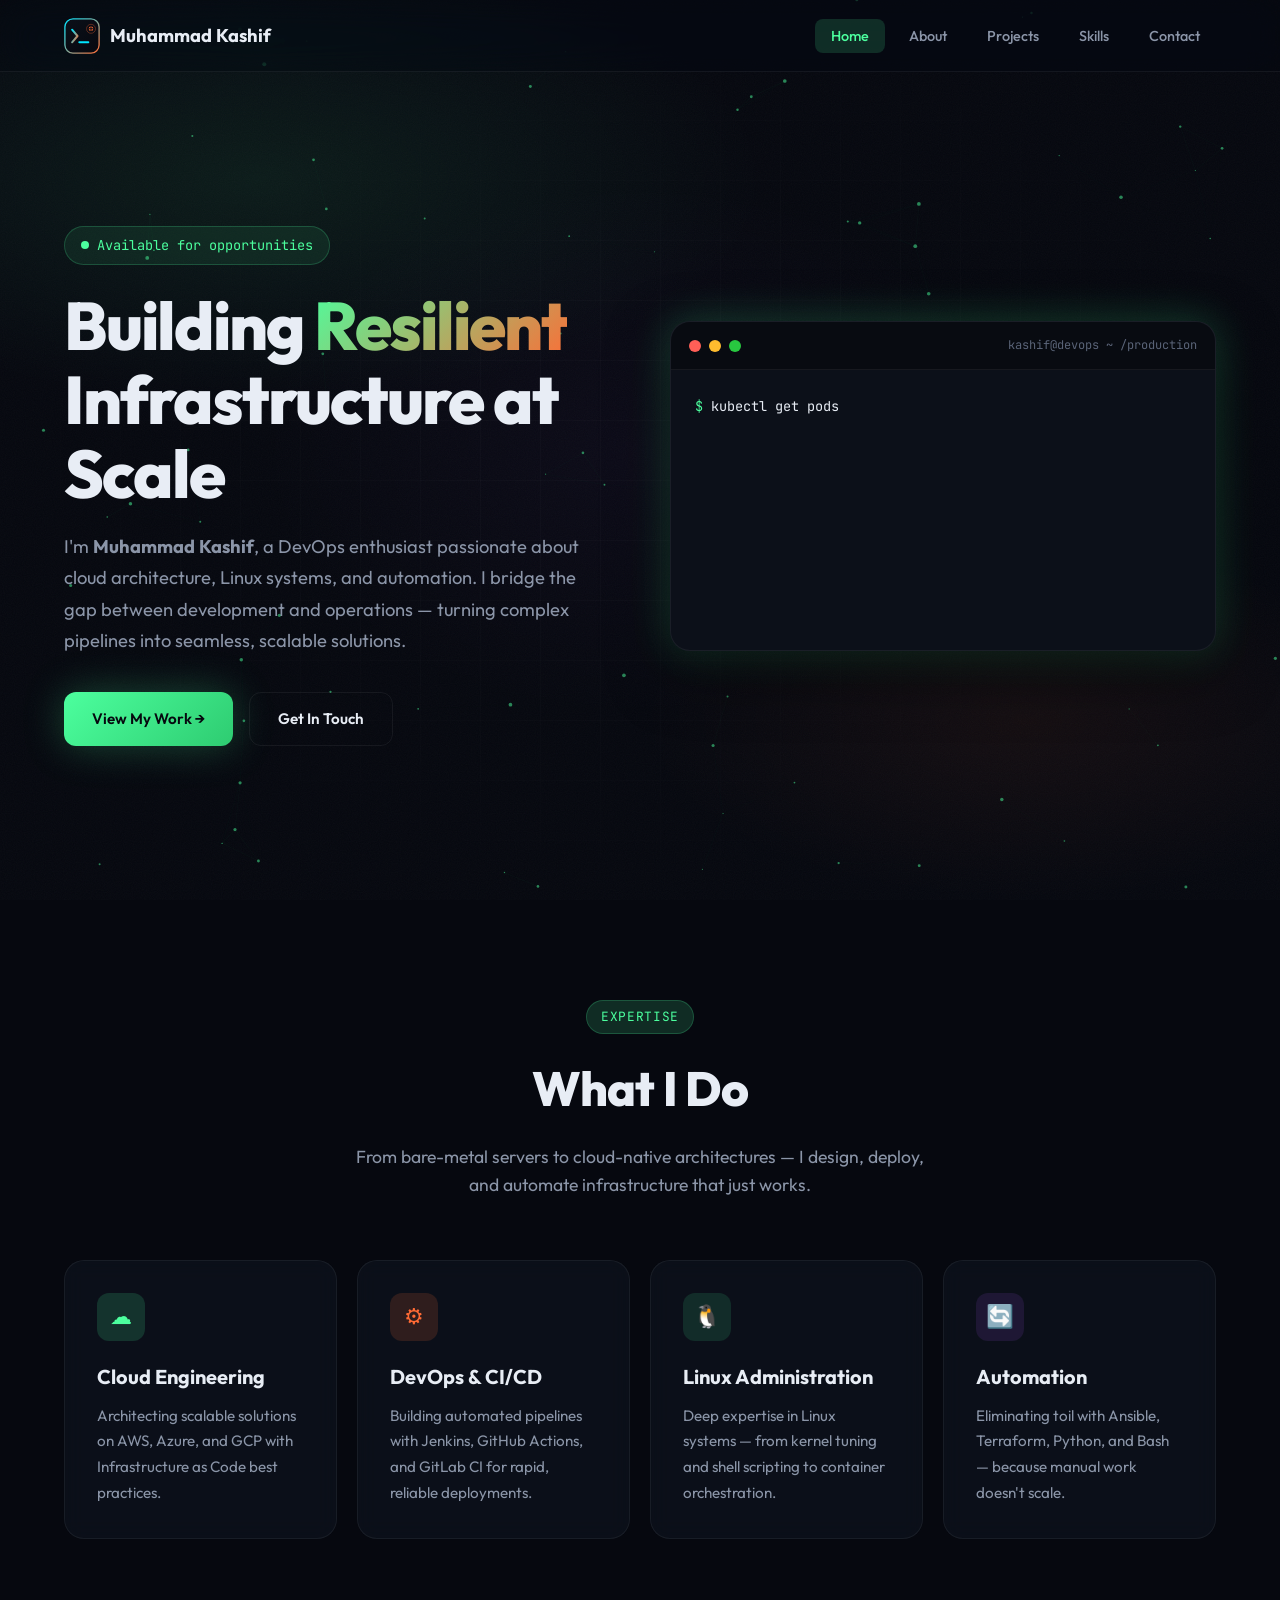
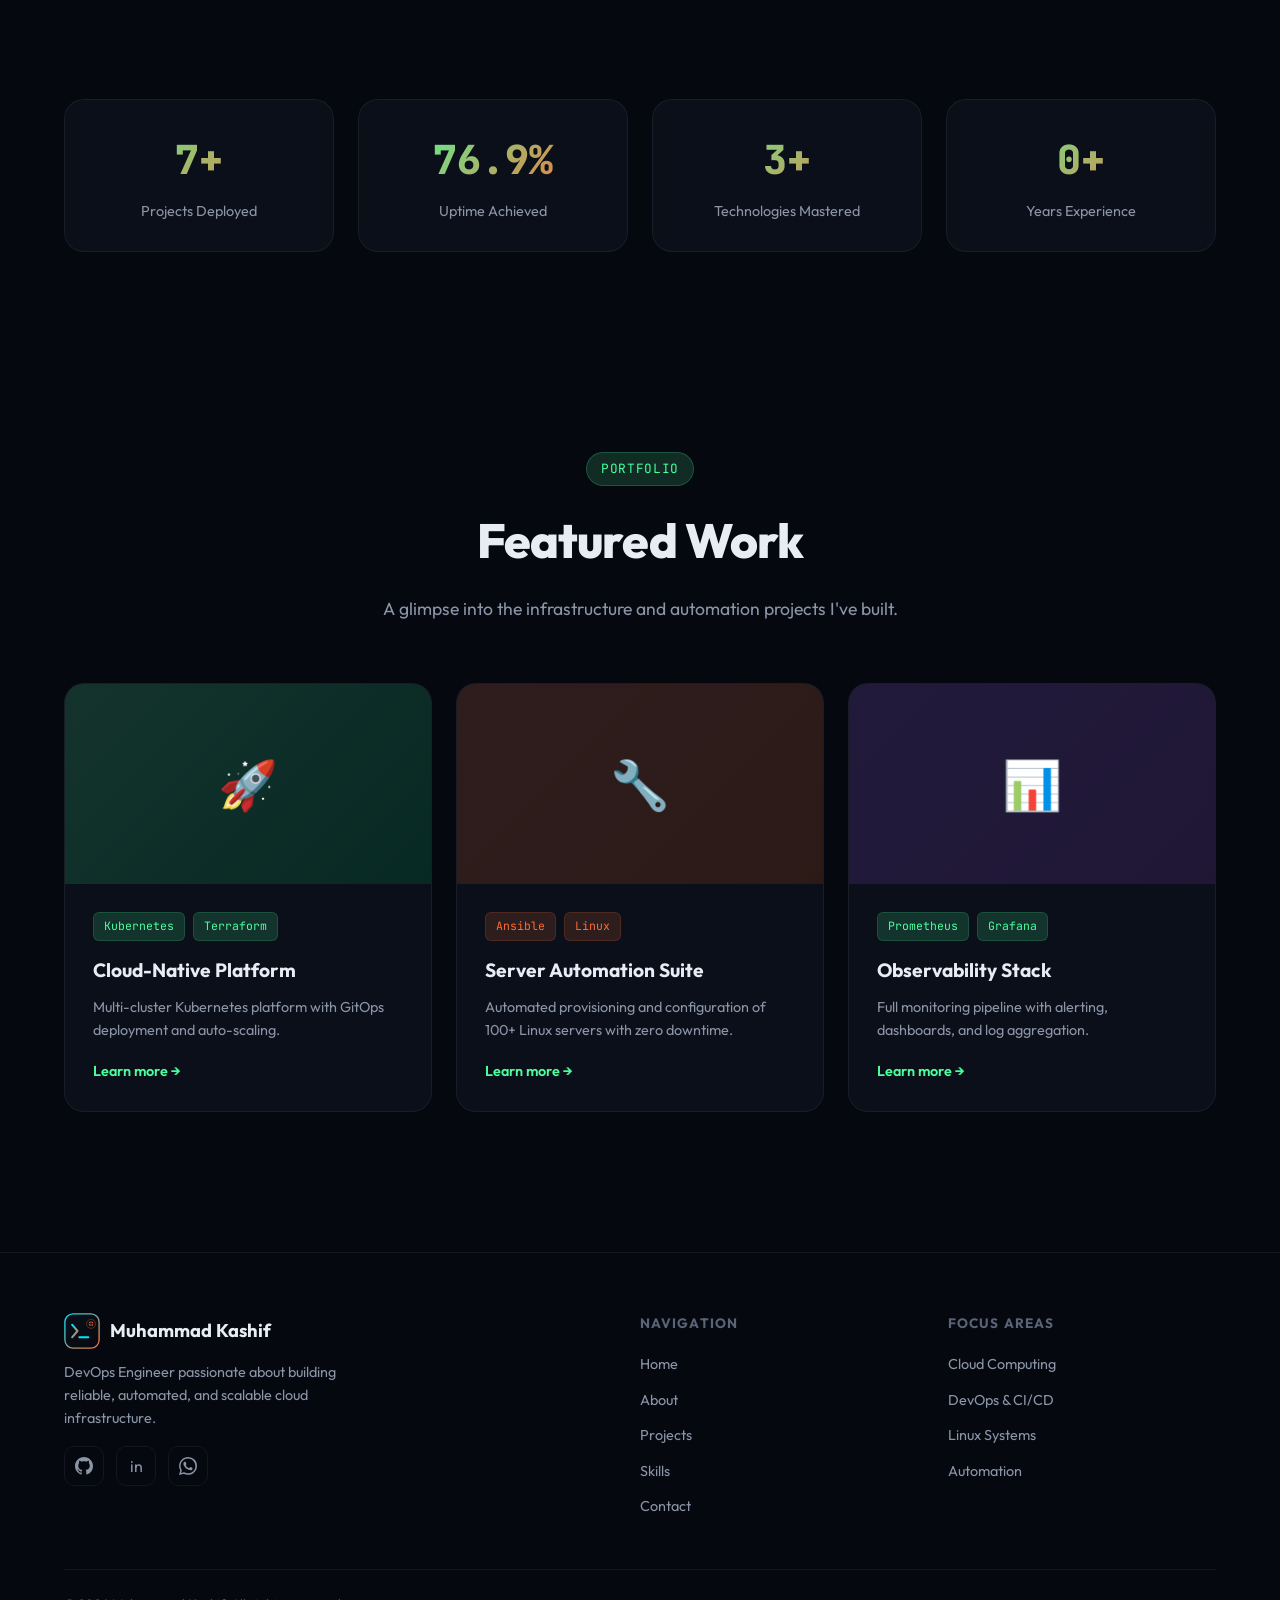
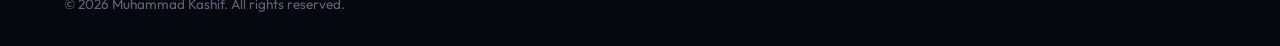
<file: index.html>
<!DOCTYPE html>
<html lang="en">
<head>
  <meta charset="UTF-8">
  <meta name="viewport" content="width=device-width, initial-scale=1.0">
  <meta name="description" content="Muhammad Kashif — DevOps Engineer specializing in Cloud, Linux, and Automation">
  <title>Muhammad Kashif | DevOps Engineer</title>
  <link rel="stylesheet" href="css/styles.css">
  <link rel="stylesheet" href="css/animations.css">
  <link rel="icon" href="assets/logo.svg" type="image/svg+xml">
  <link rel="stylesheet" href="https://cdnjs.cloudflare.com/ajax/libs/font-awesome/6.5.0/css/all.min.css">
</head>
<body>

  <!-- Background Layers -->
  <div class="bg-layers">
    <div class="bg-gradient"></div>
    <div class="bg-grid"></div>
    <div class="bg-noise"></div>
    <canvas id="particles-canvas"></canvas>
  </div>
  <div class="scanline-overlay"></div>

  <!-- Navigation -->
  <nav class="navbar">
    <a href="index.html" class="nav-logo">
      <img src="assets/logo.svg" alt="" class="nav-logo-icon" width="36" height="36">
      <span>Muhammad Kashif</span>
    </a>
    <ul class="nav-links">
      <li><a href="index.html" class="active">Home</a></li>
      <li><a href="about.html">About</a></li>
      <li><a href="projects.html">Projects</a></li>
      <li><a href="skills.html">Skills</a></li>
      <li><a href="contact.html">Contact</a></li>
    </ul>
    <button class="nav-toggle" aria-label="Toggle navigation">
      <span></span><span></span><span></span>
    </button>
  </nav>

  <!-- Hero Section -->
  <section class="hero">
    <div class="container hero-content hero-animate">
      <div class="hero-text">
        <div class="hero-badge">
          <span class="pulse-dot"></span>
          Available for opportunities
        </div>
        <h1 class="hero-title">
          Building <span class="gradient-text">Resilient</span><br>
          Infrastructure at Scale
        </h1>
        <p class="hero-description">
          I'm <strong>Muhammad Kashif</strong>, a DevOps enthusiast passionate about cloud architecture, 
          Linux systems, and automation. I bridge the gap between development and operations — 
          turning complex pipelines into seamless, scalable solutions.
        </p>
        <div class="hero-actions">
          <a href="projects.html" class="btn btn-primary magnetic">View My Work →</a>
          <a href="contact.html" class="btn btn-outline">Get In Touch</a>
        </div>
      </div>

      <div class="terminal float-element">
        <div class="terminal-header">
          <span class="terminal-dot red"></span>
          <span class="terminal-dot yellow"></span>
          <span class="terminal-dot green"></span>
          <span class="terminal-title">kashif@devops ~ /production</span>
        </div>
        <div class="terminal-body" data-terminal></div>
      </div>
    </div>
  </section>

  <!-- What I Do -->
  <section class="section">
    <div class="container">
      <div class="section-header reveal">
        <span class="section-tag">Expertise</span>
        <h2 class="section-title">What I Do</h2>
        <p class="section-subtitle">
          From bare-metal servers to cloud-native architectures — I design, deploy, and automate infrastructure that just works.
        </p>
      </div>

      <div class="grid-4">
        <div class="card reveal delay-1 gradient-border">
          <div class="card-icon cyan">☁</div>
          <h3 class="card-title">Cloud Engineering</h3>
          <p class="card-text">Architecting scalable solutions on AWS, Azure, and GCP with Infrastructure as Code best practices.</p>
        </div>
        <div class="card reveal delay-2 gradient-border">
          <div class="card-icon orange">⚙</div>
          <h3 class="card-title">DevOps & CI/CD</h3>
          <p class="card-text">Building automated pipelines with Jenkins, GitHub Actions, and GitLab CI for rapid, reliable deployments.</p>
        </div>
        <div class="card reveal delay-3 gradient-border">
          <div class="card-icon green">🐧</div>
          <h3 class="card-title">Linux Administration</h3>
          <p class="card-text">Deep expertise in Linux systems — from kernel tuning and shell scripting to container orchestration.</p>
        </div>
        <div class="card reveal delay-4 gradient-border">
          <div class="card-icon purple">🔄</div>
          <h3 class="card-title">Automation</h3>
          <p class="card-text">Eliminating toil with Ansible, Terraform, Python, and Bash — because manual work doesn't scale.</p>
        </div>
      </div>
    </div>
  </section>

  <!-- Stats -->
  <section class="section" style="padding-top: 0;">
    <div class="container">
      <div class="stats-row">
        <div class="stat-item reveal">
          <div class="stat-number" data-count="10" data-suffix="+">0</div>
          <div class="stat-label">Projects Deployed</div>
        </div>
        <div class="stat-item reveal delay-1">
          <div class="stat-number" data-count="97" data-suffix=".9%">0</div>
          <div class="stat-label">Uptime Achieved</div>
        </div>
        <div class="stat-item reveal delay-2">
          <div class="stat-number" data-count="5" data-suffix="+">0</div>
          <div class="stat-label">Technologies Mastered</div>
        </div>
        <div class="stat-item reveal delay-3">
          <div class="stat-number" data-count="1" data-suffix="+">0</div>
          <div class="stat-label">Years Experience</div>
        </div>
      </div>
    </div>
  </section>

  <!-- Featured Projects Preview -->
  <section class="section">
    <div class="container">
      <div class="section-header reveal">
        <span class="section-tag">Portfolio</span>
        <h2 class="section-title">Featured Work</h2>
        <p class="section-subtitle">A glimpse into the infrastructure and automation projects I've built.</p>
      </div>

      <div class="grid-3">
        <div class="project-card reveal delay-1">
          <div class="project-image">
            <div class="project-image-bg cyan"></div>
            <span class="project-image-icon">🚀</span>
          </div>
          <div class="project-body">
            <div class="project-tags">
              <span class="tag">Kubernetes</span>
              <span class="tag">Terraform</span>
            </div>
            <h3 class="project-title">Cloud-Native Platform</h3>
            <p class="project-desc">Multi-cluster Kubernetes platform with GitOps deployment and auto-scaling.</p>
            <a href="projects.html" class="project-link">Learn more →</a>
          </div>
        </div>

        <div class="project-card reveal delay-2">
          <div class="project-image">
            <div class="project-image-bg orange"></div>
            <span class="project-image-icon">🔧</span>
          </div>
          <div class="project-body">
            <div class="project-tags">
              <span class="tag orange">Ansible</span>
              <span class="tag orange">Linux</span>
            </div>
            <h3 class="project-title">Server Automation Suite</h3>
            <p class="project-desc">Automated provisioning and configuration of 100+ Linux servers with zero downtime.</p>
            <a href="projects.html" class="project-link">Learn more →</a>
          </div>
        </div>

        <div class="project-card reveal delay-3">
          <div class="project-image">
            <div class="project-image-bg purple"></div>
            <span class="project-image-icon">📊</span>
          </div>
          <div class="project-body">
            <div class="project-tags">
              <span class="tag">Prometheus</span>
              <span class="tag">Grafana</span>
            </div>
            <h3 class="project-title">Observability Stack</h3>
            <p class="project-desc">Full monitoring pipeline with alerting, dashboards, and log aggregation.</p>
            <a href="projects.html" class="project-link">Learn more →</a>
          </div>
        </div>
      </div>
    </div>
  </section>

  <!-- Footer -->
  <footer class="footer">
    <div class="container">
      <div class="footer-grid">
        <div class="footer-brand">
          <a href="index.html" class="nav-logo">
            <img src="assets/logo.svg" alt="" class="nav-logo-icon" width="36" height="36">
            <span>Muhammad Kashif</span>
          </a>
          <p>DevOps Engineer passionate about building reliable, automated, and scalable cloud infrastructure.</p>
          <div class="social-links">
            <a href="https://github.com/Muhammad-Kashif-Ijaz" class="social-link" title="GitHub" aria-label="GitHub">
              <svg class="social-icon" viewBox="0 0 24 24" fill="currentColor" aria-hidden="true"><path d="M12 0C5.37 0 0 5.37 0 12c0 5.31 3.435 9.795 8.205 11.385.6.105.825-.255.825-.57 0-.285-.015-1.23-.015-2.235-3.015.555-3.795-.735-4.035-1.41-.135-.345-.72-1.41-1.23-1.695-.42-.225-1.02-.78-.015-.795.945-.015 1.62.87 1.845 1.23 1.08 1.815 2.805 1.305 3.495.99.105-.78.42-1.305.765-1.605-2.67-.3-5.46-1.335-5.46-5.925 0-1.305.465-2.385 1.23-3.225-.12-.3-.54-1.53.12-3.18 0 0 1.005-.315 3.3 1.23.96-.27 1.98-.405 3-.405s2.04.135 3 .405c2.295-1.56 3.3-1.23 3.3-1.23.66 1.65.24 2.88.12 3.18.765.84 1.23 1.905 1.23 3.225 0 4.605-2.805 5.625-5.475 5.925.435.375.81 1.095.81 2.22 0 1.605-.015 2.895-.015 3.3 0 .315.225.69.825.57A12.02 12.02 0 0024 12c0-6.63-5.37-12-12-12z"/></svg>
            </a>
            <a href="https://www.linkedin.com/in/kashif-ijaz/" class="social-link" title="LinkedIn" aria-label="LinkedIn">in</a>
            <a href="https://wa.me/923055417292" class="social-link" title="Whatsapp" aria-label="Whatsapp">
              <svg class="social-icon" viewBox="0 0 24 24" fill="currentColor" aria-hidden="true">
                <path d="M20.52 3.48A11.85 11.85 0 0012.06 0C5.46 0 .1 5.36.1 11.96c0 2.1.55 4.14 1.6 5.93L0 24l6.3-1.65a11.9 11.9 0 005.7 1.45h.01c6.6 0 11.96-5.36 11.96-11.96 0-3.2-1.25-6.2-3.45-8.36zM12.01 21.8c-1.8 0-3.56-.48-5.1-1.38l-.36-.21-3.74.98 1-3.64-.24-.37a9.9 9.9 0 01-1.52-5.3c0-5.46 4.45-9.9 9.92-9.9 2.65 0 5.14 1.03 7.01 2.9a9.86 9.86 0 012.9 7c0 5.47-4.45 9.92-9.92 9.92zm5.42-7.4c-.3-.15-1.76-.87-2.03-.97-.27-.1-.47-.15-.67.15-.2.3-.77.97-.95 1.17-.18.2-.35.22-.65.07-.3-.15-1.26-.46-2.4-1.48-.9-.8-1.5-1.78-1.68-2.08-.18-.3-.02-.46.13-.61.14-.14.3-.36.45-.54.15-.18.2-.3.3-.5.1-.2.05-.37-.03-.52-.08-.15-.67-1.62-.92-2.2-.24-.58-.48-.5-.67-.51h-.57c-.2 0-.52.07-.8.37-.27.3-1.05 1.03-1.05 2.5s1.07 2.9 1.22 3.1c.15.2 2.1 3.2 5.1 4.48.71.31 1.26.5 1.69.64.71.23 1.36.2 1.87.12.57-.08 1.76-.72 2.01-1.42.25-.7.25-1.3.17-1.42-.07-.12-.27-.2-.57-.35z"/>
              </svg>
            </a>
          </div>
        </div>
        <div>
          <h4 class="footer-heading">Navigation</h4>
          <ul class="footer-links">
            <li><a href="index.html">Home</a></li>
            <li><a href="about.html">About</a></li>
            <li><a href="projects.html">Projects</a></li>
            <li><a href="skills.html">Skills</a></li>
            <li><a href="contact.html">Contact</a></li>
          </ul>
        </div>
        <div>
          <h4 class="footer-heading">Focus Areas</h4>
          <ul class="footer-links">
            <li><a href="skills.html">Cloud Computing</a></li>
            <li><a href="skills.html">DevOps & CI/CD</a></li>
            <li><a href="skills.html">Linux Systems</a></li>
            <li><a href="skills.html">Automation</a></li>
          </ul>
        </div>
      </div>
      <div class="footer-bottom">
        <span>&copy; 2026 Muhammad Kashif. All rights reserved.</span>
      </div>
    </div>
  </footer>

  <script src="js/main.js"></script>
</body>
</html>
</file>
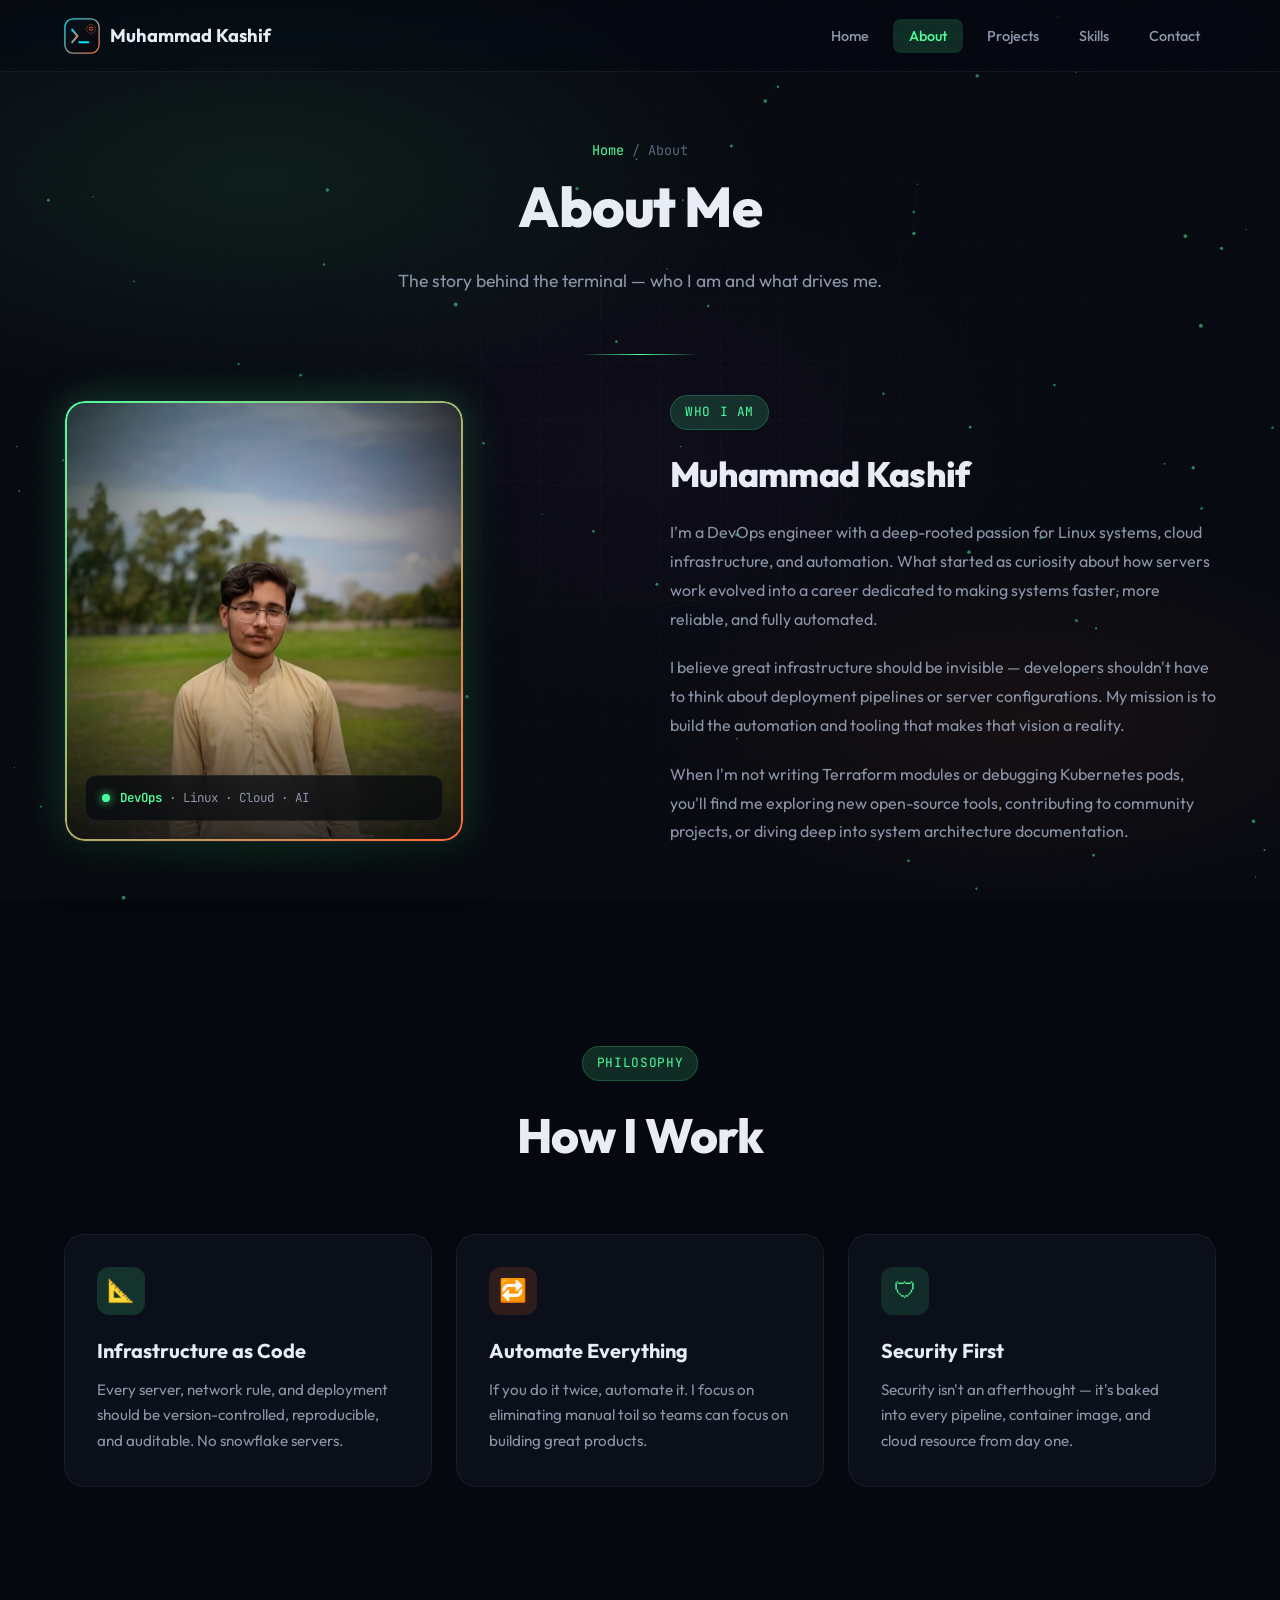
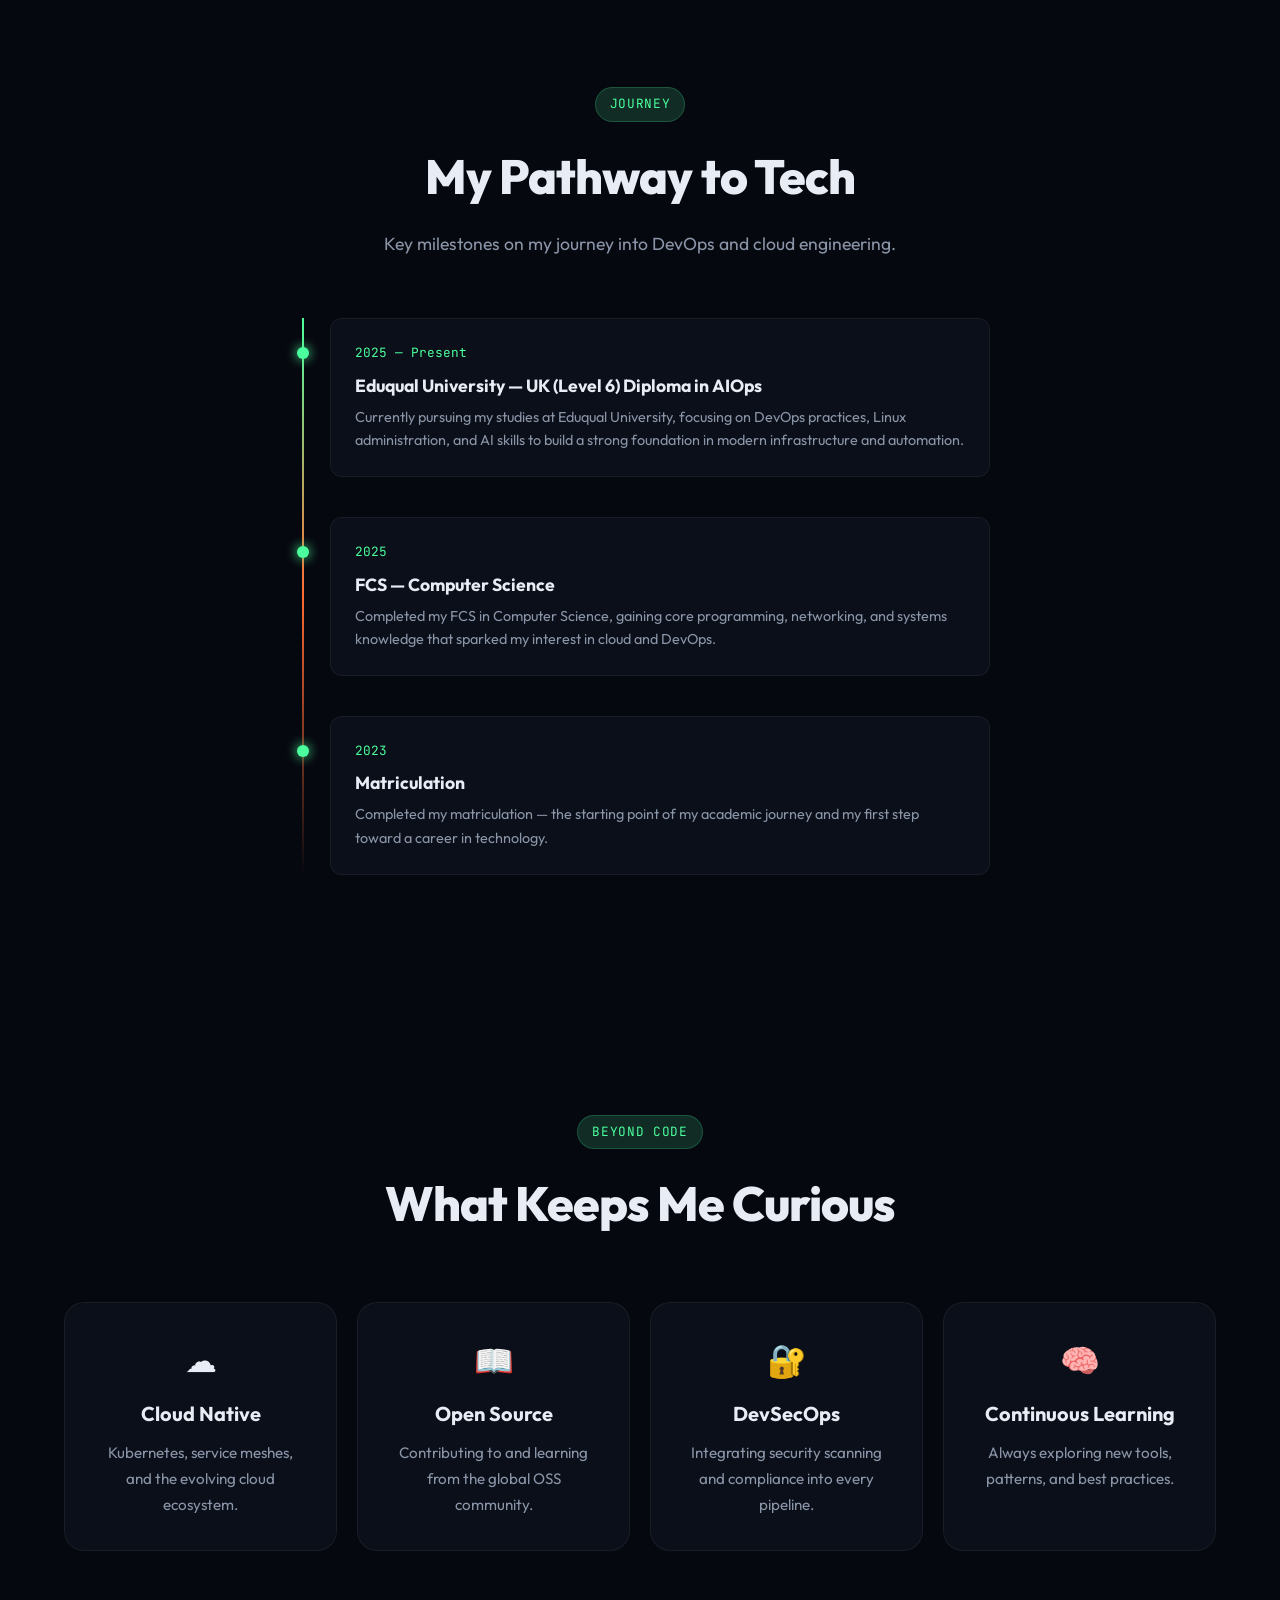
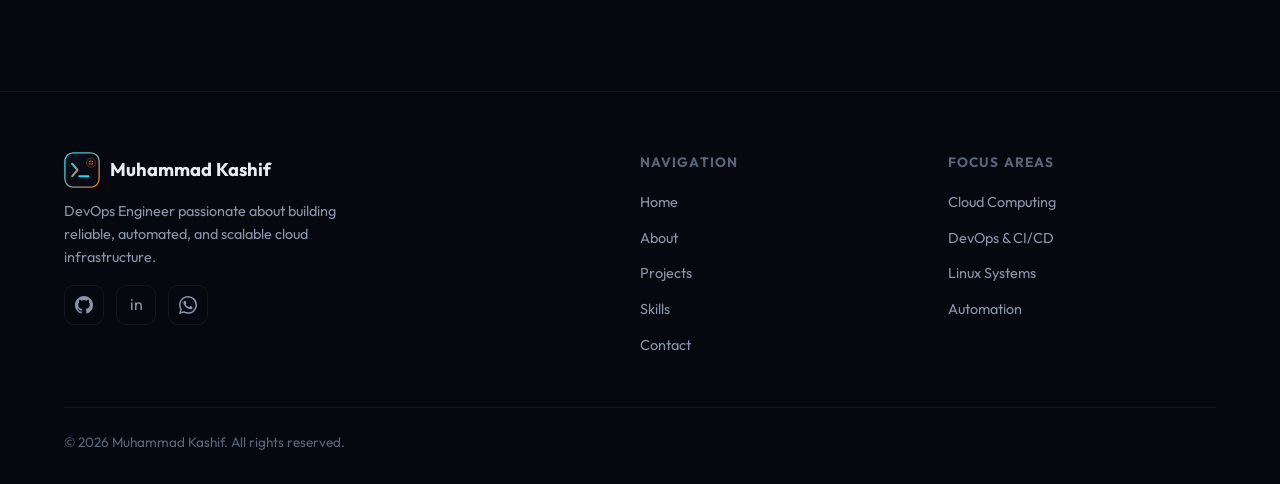
<file: about.html>
<!DOCTYPE html>
<html lang="en">
<head>
  <meta charset="UTF-8">
  <meta name="viewport" content="width=device-width, initial-scale=1.0">
  <meta name="description" content="About Muhammad Kashif — DevOps Engineer, Cloud enthusiast, Linux admin">
  <title>About | Muhammad Kashif</title>
  <link rel="stylesheet" href="css/styles.css">
  <link rel="stylesheet" href="css/animations.css">
  <link rel="icon" href="assets/logo.svg" type="image/svg+xml">
</head>
<body>

  <div class="bg-layers">
    <div class="bg-gradient"></div>
    <div class="bg-grid"></div>
    <div class="bg-noise"></div>
    <canvas id="particles-canvas"></canvas>
  </div>
  <div class="scanline-overlay"></div>

  <nav class="navbar">
    <a href="index.html" class="nav-logo">
      <img src="assets/logo.svg" alt="" class="nav-logo-icon" width="36" height="36">
      <span>Muhammad Kashif</span>
    </a>
    <ul class="nav-links">
      <li><a href="index.html">Home</a></li>
      <li><a href="about.html" class="active">About</a></li>
      <li><a href="projects.html">Projects</a></li>
      <li><a href="skills.html">Skills</a></li>
      <li><a href="contact.html">Contact</a></li>
    </ul>
    <button class="nav-toggle" aria-label="Toggle navigation">
      <span></span><span></span><span></span>
    </button>
  </nav>

  <header class="page-header">
    <div class="container">
      <p class="page-breadcrumb"><a href="index.html">Home</a> / About</p>
      <h1 class="page-title">About <span class="gradient-text">Me</span></h1>
      <p class="section-subtitle">The story behind the terminal — who I am and what drives me.</p>
    </div>
  </header>

  <!-- Bio Section -->
  <section class="section" style="padding-top: 40px;">
    <div class="container">
      <div class="grid-2" style="align-items: center; gap: 60px;">
        <div class="reveal-left">
          <div class="profile-photo-frame">
            <div class="profile-photo-glow"></div>
            <div class="profile-photo-wrapper">
              <img src="my-second-pic.jpeg" alt="Muhammad Kashif" class="profile-photo">
              <div class="profile-photo-overlay"></div>
              <div class="profile-photo-badge">
                <span class="profile-photo-badge-dot"></span>
                <span class="profile-photo-badge-text"><strong>DevOps</strong> · Linux · Cloud · AI</span>
              </div>
            </div>
          </div>
        </div>

        <div class="reveal-right">
          <span class="section-tag">Who I Am</span>
          <h2 class="section-title" style="text-align: left; font-size: 2.2rem;">Muhammad Kashif</h2>
          <p style="color: var(--text-secondary); margin-bottom: 20px; line-height: 1.8;">
            I'm a DevOps engineer with a deep-rooted passion for Linux systems, cloud infrastructure, and automation. 
            What started as curiosity about how servers work evolved into a career dedicated to making systems 
            faster, more reliable, and fully automated.
          </p>
          <p style="color: var(--text-secondary); margin-bottom: 20px; line-height: 1.8;">
            I believe great infrastructure should be invisible — developers shouldn't have to think about 
            deployment pipelines or server configurations. My mission is to build the automation and tooling 
            that makes that vision a reality.
          </p>
          <p style="color: var(--text-secondary); line-height: 1.8;">
            When I'm not writing Terraform modules or debugging Kubernetes pods, you'll find me exploring 
            new open-source tools, contributing to community projects, or diving deep into system architecture 
            documentation.
          </p>
        </div>
      </div>
    </div>
  </section>

  <!-- Philosophy -->
  <section class="section">
    <div class="container">
      <div class="section-header reveal">
        <span class="section-tag">Philosophy</span>
        <h2 class="section-title">How I Work</h2>
      </div>

      <div class="grid-3">
        <div class="card reveal delay-1">
          <div class="card-icon cyan">📐</div>
          <h3 class="card-title">Infrastructure as Code</h3>
          <p class="card-text">Every server, network rule, and deployment should be version-controlled, reproducible, and auditable. No snowflake servers.</p>
        </div>
        <div class="card reveal delay-2">
          <div class="card-icon orange">🔁</div>
          <h3 class="card-title">Automate Everything</h3>
          <p class="card-text">If you do it twice, automate it. I focus on eliminating manual toil so teams can focus on building great products.</p>
        </div>
        <div class="card reveal delay-3">
          <div class="card-icon green">🛡</div>
          <h3 class="card-title">Security First</h3>
          <p class="card-text">Security isn't an afterthought — it's baked into every pipeline, container image, and cloud resource from day one.</p>
        </div>
      </div>
    </div>
  </section>

  <!-- Journey Timeline -->
  <section class="section">
    <div class="container">
      <div class="section-header reveal">
        <span class="section-tag">Journey</span>
        <h2 class="section-title">My Pathway to Tech</h2>
        <p class="section-subtitle">Key milestones on my journey into DevOps and cloud engineering.</p>
      </div>

      <div class="timeline reveal" style="max-width: 700px; margin: 0 auto;">
        <div class="timeline-item">
          <div class="timeline-date">2025 — Present</div>
          <h3 class="timeline-title">Eduqual University — UK (Level 6) Diploma in AIOps</h3>
          <p class="timeline-text">Currently pursuing my studies at Eduqual University, focusing on DevOps practices, Linux administration, and AI skills to build a strong foundation in modern infrastructure and automation.</p>
        </div>
        <div class="timeline-item">
          <div class="timeline-date">2025</div>
          <h3 class="timeline-title">FCS — Computer Science</h3>
          <p class="timeline-text">Completed my FCS in Computer Science, gaining core programming, networking, and systems knowledge that sparked my interest in cloud and DevOps.</p>
        </div>
        <div class="timeline-item">
          <div class="timeline-date">2023</div>
          <h3 class="timeline-title">Matriculation</h3>
          <p class="timeline-text">Completed my matriculation — the starting point of my academic journey and my first step toward a career in technology.</p>
        </div>
      </div>
    </div>
  </section>

  <!-- Interests -->
  <section class="section">
    <div class="container">
      <div class="section-header reveal">
        <span class="section-tag">Beyond Code</span>
        <h2 class="section-title">What Keeps Me Curious</h2>
      </div>

      <div class="grid-4">
        <div class="card reveal delay-1" style="text-align: center;">
          <div style="font-size: 2rem; margin-bottom: 12px;">☁</div>
          <h3 class="card-title">Cloud Native</h3>
          <p class="card-text">Kubernetes, service meshes, and the evolving cloud ecosystem.</p>
        </div>
        <div class="card reveal delay-2" style="text-align: center;">
          <div style="font-size: 2rem; margin-bottom: 12px;">📖</div>
          <h3 class="card-title">Open Source</h3>
          <p class="card-text">Contributing to and learning from the global OSS community.</p>
        </div>
        <div class="card reveal delay-3" style="text-align: center;">
          <div style="font-size: 2rem; margin-bottom: 12px;">🔐</div>
          <h3 class="card-title">DevSecOps</h3>
          <p class="card-text">Integrating security scanning and compliance into every pipeline.</p>
        </div>
        <div class="card reveal delay-4" style="text-align: center;">
          <div style="font-size: 2rem; margin-bottom: 12px;">🧠</div>
          <h3 class="card-title">Continuous Learning</h3>
          <p class="card-text">Always exploring new tools, patterns, and best practices.</p>
        </div>
      </div>
    </div>
  </section>

  <footer class="footer">
    <div class="container">
      <div class="footer-grid">
        <div class="footer-brand">
          <a href="index.html" class="nav-logo">
            <img src="assets/logo.svg" alt="" class="nav-logo-icon" width="36" height="36">
            <span>Muhammad Kashif</span>
          </a>
          <p>DevOps Engineer passionate about building reliable, automated, and scalable cloud infrastructure.</p>
          <div class="social-links">
            <a href="https://github.com/Muhammad-Kashif-Ijaz" class="social-link" title="GitHub" aria-label="GitHub">
              <svg class="social-icon" viewBox="0 0 24 24" fill="currentColor" aria-hidden="true"><path d="M12 0C5.37 0 0 5.37 0 12c0 5.31 3.435 9.795 8.205 11.385.6.105.825-.255.825-.57 0-.285-.015-1.23-.015-2.235-3.015.555-3.795-.735-4.035-1.41-.135-.345-.72-1.41-1.23-1.695-.42-.225-1.02-.78-.015-.795.945-.015 1.62.87 1.845 1.23 1.08 1.815 2.805 1.305 3.495.99.105-.78.42-1.305.765-1.605-2.67-.3-5.46-1.335-5.46-5.925 0-1.305.465-2.385 1.23-3.225-.12-.3-.54-1.53.12-3.18 0 0 1.005-.315 3.3 1.23.96-.27 1.98-.405 3-.405s2.04.135 3 .405c2.295-1.56 3.3-1.23 3.3-1.23.66 1.65.24 2.88.12 3.18.765.84 1.23 1.905 1.23 3.225 0 4.605-2.805 5.625-5.475 5.925.435.375.81 1.095.81 2.22 0 1.605-.015 2.895-.015 3.3 0 .315.225.69.825.57A12.02 12.02 0 0024 12c0-6.63-5.37-12-12-12z"/></svg>
            </a>
            <a href="https://www.linkedin.com/in/kashif-ijaz/" class="social-link" title="LinkedIn" aria-label="LinkedIn">in</a>
            <a href="https://wa.me/923055417292" class="social-link" title="Whatsapp" aria-label="Whatsapp">
              <svg class="social-icon" viewBox="0 0 24 24" fill="currentColor" aria-hidden="true">
                <path d="M20.52 3.48A11.85 11.85 0 0012.06 0C5.46 0 .1 5.36.1 11.96c0 2.1.55 4.14 1.6 5.93L0 24l6.3-1.65a11.9 11.9 0 005.7 1.45h.01c6.6 0 11.96-5.36 11.96-11.96 0-3.2-1.25-6.2-3.45-8.36zM12.01 21.8c-1.8 0-3.56-.48-5.1-1.38l-.36-.21-3.74.98 1-3.64-.24-.37a9.9 9.9 0 01-1.52-5.3c0-5.46 4.45-9.9 9.92-9.9 2.65 0 5.14 1.03 7.01 2.9a9.86 9.86 0 012.9 7c0 5.47-4.45 9.92-9.92 9.92zm5.42-7.4c-.3-.15-1.76-.87-2.03-.97-.27-.1-.47-.15-.67.15-.2.3-.77.97-.95 1.17-.18.2-.35.22-.65.07-.3-.15-1.26-.46-2.4-1.48-.9-.8-1.5-1.78-1.68-2.08-.18-.3-.02-.46.13-.61.14-.14.3-.36.45-.54.15-.18.2-.3.3-.5.1-.2.05-.37-.03-.52-.08-.15-.67-1.62-.92-2.2-.24-.58-.48-.5-.67-.51h-.57c-.2 0-.52.07-.8.37-.27.3-1.05 1.03-1.05 2.5s1.07 2.9 1.22 3.1c.15.2 2.1 3.2 5.1 4.48.71.31 1.26.5 1.69.64.71.23 1.36.2 1.87.12.57-.08 1.76-.72 2.01-1.42.25-.7.25-1.3.17-1.42-.07-.12-.27-.2-.57-.35z"/>
              </svg>
            </a>
          </div>
        </div>
        <div>
          <h4 class="footer-heading">Navigation</h4>
          <ul class="footer-links">
            <li><a href="index.html">Home</a></li>
            <li><a href="about.html">About</a></li>
            <li><a href="projects.html">Projects</a></li>
            <li><a href="skills.html">Skills</a></li>
            <li><a href="contact.html">Contact</a></li>
          </ul>
        </div>
        <div>
          <h4 class="footer-heading">Focus Areas</h4>
          <ul class="footer-links">
            <li><a href="skills.html">Cloud Computing</a></li>
            <li><a href="skills.html">DevOps & CI/CD</a></li>
            <li><a href="skills.html">Linux Systems</a></li>
            <li><a href="skills.html">Automation</a></li>
          </ul>
        </div>
      </div>
      <div class="footer-bottom">
        <span>&copy; 2026 Muhammad Kashif. All rights reserved.</span>
      </div>
    </div>
  </footer>

  <script src="js/main.js"></script>
</body>
</html>
</file>
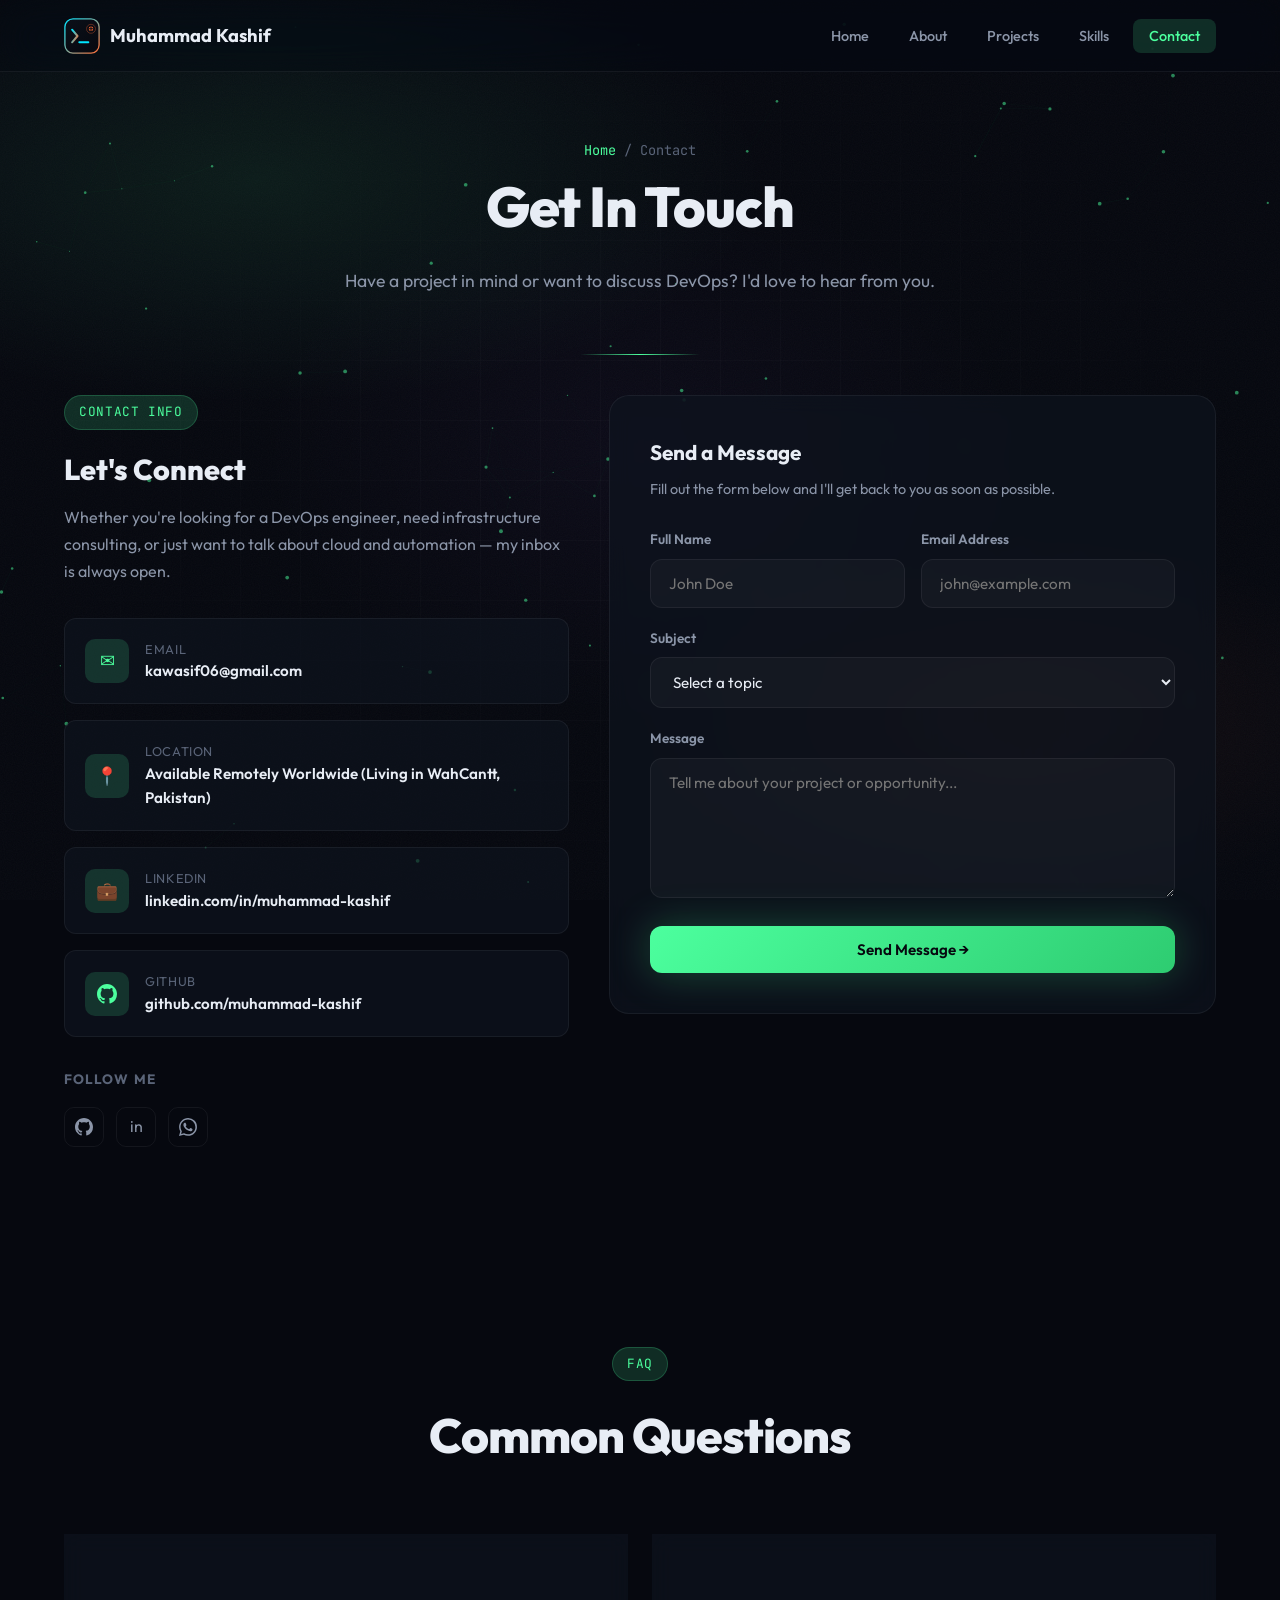
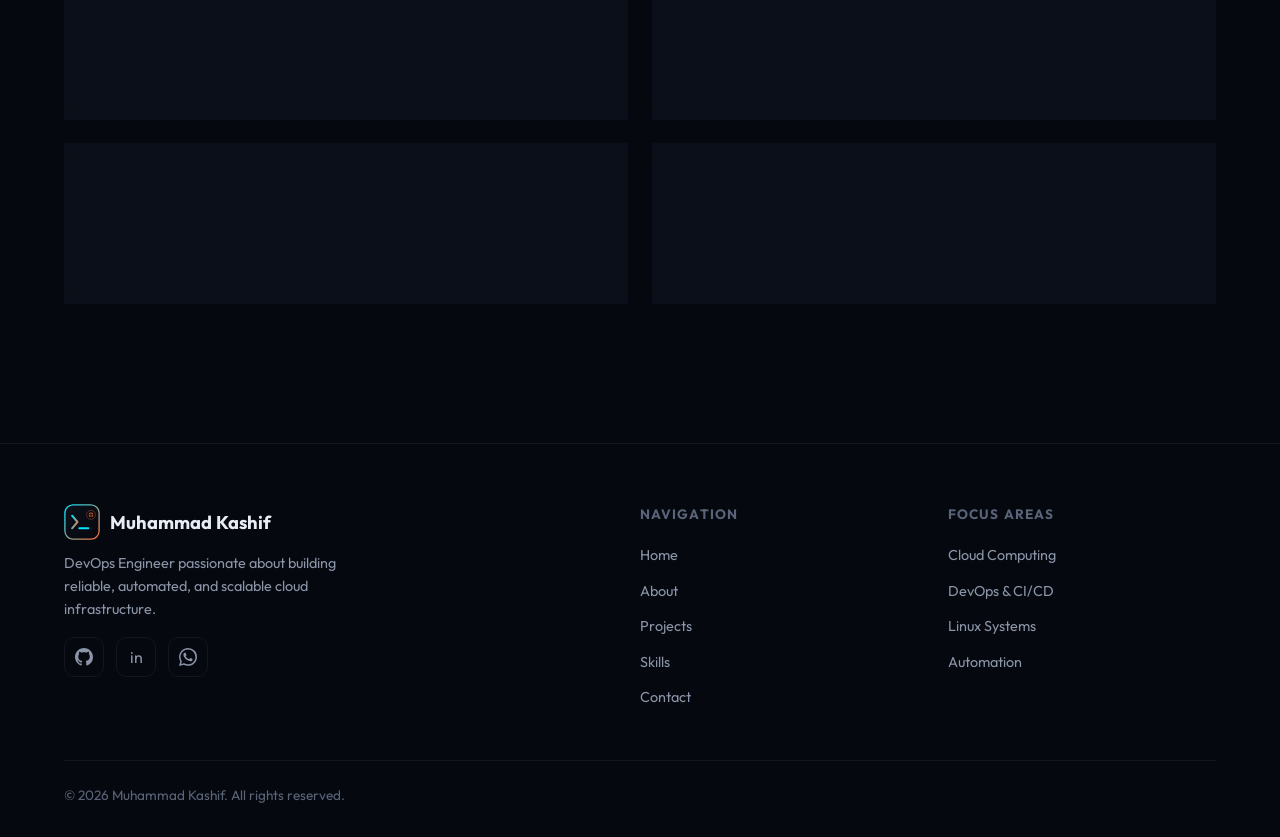
<file: contact.html>
<!DOCTYPE html>
<html lang="en">
<head>
  <meta charset="UTF-8">
  <meta name="viewport" content="width=device-width, initial-scale=1.0">
  <meta name="description" content="Contact Muhammad Kashif — DevOps Engineer available for opportunities">
  <title>Contact | Muhammad Kashif</title>
  <link rel="stylesheet" href="css/styles.css">
  <link rel="stylesheet" href="css/animations.css">
  <link rel="icon" href="assets/logo.svg" type="image/svg+xml">
</head>
<body>

  <div class="bg-layers">
    <div class="bg-gradient"></div>
    <div class="bg-grid"></div>
    <div class="bg-noise"></div>
    <canvas id="particles-canvas"></canvas>
  </div>
  <div class="scanline-overlay"></div>

  <nav class="navbar">
    <a href="index.html" class="nav-logo">
      <img src="assets/logo.svg" alt="" class="nav-logo-icon" width="36" height="36">
      <span>Muhammad Kashif</span>
    </a>
    <ul class="nav-links">
      <li><a href="index.html">Home</a></li>
      <li><a href="about.html">About</a></li>
      <li><a href="projects.html">Projects</a></li>
      <li><a href="skills.html">Skills</a></li>
      <li><a href="contact.html" class="active">Contact</a></li>
    </ul>
    <button class="nav-toggle" aria-label="Toggle navigation">
      <span></span><span></span><span></span>
    </button>
  </nav>

  <header class="page-header">
    <div class="container">
      <p class="page-breadcrumb"><a href="index.html">Home</a> / Contact</p>
      <h1 class="page-title">Get In <span class="gradient-text">Touch</span></h1>
      <p class="section-subtitle">Have a project in mind or want to discuss DevOps? I'd love to hear from you.</p>
    </div>
  </header>

  <section class="section" style="padding-top: 40px;">
    <div class="container">
      <div class="contact-grid">

        <!-- Contact Info -->
        <div class="reveal-left">
          <span class="section-tag">Contact Info</span>
          <h2 style="font-size: 1.8rem; font-weight: 800; margin-bottom: 12px;">Let's Connect</h2>
          <p style="color: var(--text-secondary); margin-bottom: 32px; line-height: 1.7;">
            Whether you're looking for a DevOps engineer, need infrastructure consulting, 
            or just want to talk about cloud and automation — my inbox is always open.
          </p>

          <div class="contact-info-item">
            <div class="contact-info-icon">✉</div>
            <div>
              <div class="contact-info-label">Email</div>
              <div class="contact-info-value">
                <a href="mailto:kawasif06@gmail.com">kawasif06@gmail.com</a>
              </div>
            </div>
          </div>

          <div class="contact-info-item">
            <div class="contact-info-icon">📍</div>
            <div>
              <div class="contact-info-label">Location</div>
              <div class="contact-info-value">Available Remotely Worldwide (Living in WahCantt, Pakistan)</div>
            </div>
          </div>

          <div class="contact-info-item">
            <div class="contact-info-icon">💼</div>
            <div>
              <div class="contact-info-label">LinkedIn</div>
              <div class="contact-info-value">
                <a href="https://www.linkedin.com/in/kashif-ijaz/" target="_blank">linkedin.com/in/muhammad-kashif</a>
              </div>
            </div>
          </div>

          <div class="contact-info-item">
            <div class="contact-info-icon">
              <svg class="social-icon" viewBox="0 0 24 24" fill="currentColor" aria-hidden="true"><path d="M12 0C5.37 0 0 5.37 0 12c0 5.31 3.435 9.795 8.205 11.385.6.105.825-.255.825-.57 0-.285-.015-1.23-.015-2.235-3.015.555-3.795-.735-4.035-1.41-.135-.345-.72-1.41-1.23-1.695-.42-.225-1.02-.78-.015-.795.945-.015 1.62.87 1.845 1.23 1.08 1.815 2.805 1.305 3.495.99.105-.78.42-1.305.765-1.605-2.67-.3-5.46-1.335-5.46-5.925 0-1.305.465-2.385 1.23-3.225-.12-.3-.54-1.53.12-3.18 0 0 1.005-.315 3.3 1.23.96-.27 1.98-.405 3-.405s2.04.135 3 .405c2.295-1.56 3.3-1.23 3.3-1.23.66 1.65.24 2.88.12 3.18.765.84 1.23 1.905 1.23 3.225 0 4.605-2.805 5.625-5.475 5.925.435.375.81 1.095.81 2.22 0 1.605-.015 2.895-.015 3.3 0 .315.225.69.825.57A12.02 12.02 0 0024 12c0-6.63-5.37-12-12-12z"/></svg>
            </div>
            <div>
              <div class="contact-info-label">GitHub</div>
              <div class="contact-info-value">
                <a href="https://github.com/Muhammad-Kashif-Ijaz" target="_blank">github.com/muhammad-kashif</a>
              </div>
            </div>
          </div>

          <div style="margin-top: 32px;">
            <h4 style="font-size: 0.85rem; color: var(--text-muted); text-transform: uppercase; letter-spacing: 0.08em; margin-bottom: 16px;">Follow Me</h4>
            <div class="social-links">
              <a href="https://github.com/Muhammad-Kashif-Ijaz" class="social-link" title="GitHub" aria-label="GitHub">
                <svg class="social-icon" viewBox="0 0 24 24" fill="currentColor" aria-hidden="true"><path d="M12 0C5.37 0 0 5.37 0 12c0 5.31 3.435 9.795 8.205 11.385.6.105.825-.255.825-.57 0-.285-.015-1.23-.015-2.235-3.015.555-3.795-.735-4.035-1.41-.135-.345-.72-1.41-1.23-1.695-.42-.225-1.02-.78-.015-.795.945-.015 1.62.87 1.845 1.23 1.08 1.815 2.805 1.305 3.495.99.105-.78.42-1.305.765-1.605-2.67-.3-5.46-1.335-5.46-5.925 0-1.305.465-2.385 1.23-3.225-.12-.3-.54-1.53.12-3.18 0 0 1.005-.315 3.3 1.23.96-.27 1.98-.405 3-.405s2.04.135 3 .405c2.295-1.56 3.3-1.23 3.3-1.23.66 1.65.24 2.88.12 3.18.765.84 1.23 1.905 1.23 3.225 0 4.605-2.805 5.625-5.475 5.925.435.375.81 1.095.81 2.22 0 1.605-.015 2.895-.015 3.3 0 .315.225.69.825.57A12.02 12.02 0 0024 12c0-6.63-5.37-12-12-12z"/></svg>
              </a>
              <a href="https://www.linkedin.com/in/kashif-ijaz/" class="social-link" title="LinkedIn" aria-label="LinkedIn">in</a>
              <a href="https://wa.me/923055417292" class="social-link" title="Whatsapp" aria-label="Whatsapp">
                <svg class="social-icon" viewBox="0 0 24 24" fill="currentColor" aria-hidden="true">
                  <path d="M20.52 3.48A11.85 11.85 0 0012.06 0C5.46 0 .1 5.36.1 11.96c0 2.1.55 4.14 1.6 5.93L0 24l6.3-1.65a11.9 11.9 0 005.7 1.45h.01c6.6 0 11.96-5.36 11.96-11.96 0-3.2-1.25-6.2-3.45-8.36zM12.01 21.8c-1.8 0-3.56-.48-5.1-1.38l-.36-.21-3.74.98 1-3.64-.24-.37a9.9 9.9 0 01-1.52-5.3c0-5.46 4.45-9.9 9.92-9.9 2.65 0 5.14 1.03 7.01 2.9a9.86 9.86 0 012.9 7c0 5.47-4.45 9.92-9.92 9.92zm5.42-7.4c-.3-.15-1.76-.87-2.03-.97-.27-.1-.47-.15-.67.15-.2.3-.77.97-.95 1.17-.18.2-.35.22-.65.07-.3-.15-1.26-.46-2.4-1.48-.9-.8-1.5-1.78-1.68-2.08-.18-.3-.02-.46.13-.61.14-.14.3-.36.45-.54.15-.18.2-.3.3-.5.1-.2.05-.37-.03-.52-.08-.15-.67-1.62-.92-2.2-.24-.58-.48-.5-.67-.51h-.57c-.2 0-.52.07-.8.37-.27.3-1.05 1.03-1.05 2.5s1.07 2.9 1.22 3.1c.15.2 2.1 3.2 5.1 4.48.71.31 1.26.5 1.69.64.71.23 1.36.2 1.87.12.57-.08 1.76-.72 2.01-1.42.25-.7.25-1.3.17-1.42-.07-.12-.27-.2-.57-.35z"/>
                </svg>
              </a>
            </div>
          </div>
        </div>

        <!-- Contact Form -->
        <div class="card reveal-right gradient-border" style="padding: 40px;">
          <h3 style="font-size: 1.3rem; font-weight: 700; margin-bottom: 8px;">Send a Message</h3>
          <p style="color: var(--text-secondary); font-size: 0.9rem; margin-bottom: 28px;">Fill out the form below and I'll get back to you as soon as possible.</p>

          <form id="contact-form">
            <div class="form-row">
              <div class="form-group">
                <label for="name">Full Name</label>
                <input type="text" id="name" name="name" placeholder="John Doe" required>
              </div>
              <div class="form-group">
                <label for="email">Email Address</label>
                <input type="email" id="email" name="email" placeholder="john@example.com" required>
              </div>
            </div>

            <div class="form-group">
              <label for="subject">Subject</label>
              <select id="subject" name="subject" required>
                <option value="" disabled selected>Select a topic</option>
                <option value="job">Job Opportunity</option>
                <option value="project">Project Collaboration</option>
                <option value="consulting">Consulting</option>
                <option value="other">Other</option>
              </select>
            </div>

            <div class="form-group">
              <label for="message">Message</label>
              <textarea id="message" name="message" placeholder="Tell me about your project or opportunity..." required></textarea>
            </div>

            <button type="submit" class="btn btn-primary magnetic" style="width: 100%; justify-content: center;">
              Send Message →
            </button>
          </form>
        </div>

      </div>
    </div>
  </section>

  <!-- FAQ -->
  <section class="section">
    <div class="container">
      <div class="section-header reveal">
        <span class="section-tag">FAQ</span>
        <h2 class="section-title">Common Questions</h2>
      </div>

      <div class="grid-2">
        <div class="card reveal delay-1">
          <h3 class="card-title">What services do you offer?</h3>
          <p class="card-text">Cloud infrastructure design, CI/CD pipeline setup, Kubernetes deployment, Linux server management, automation with Ansible/Terraform, and monitoring stack implementation.</p>
        </div>
        <div class="card reveal delay-2">
          <h3 class="card-title">Are you available for remote work?</h3>
          <p class="card-text">Absolutely. I'm experienced in remote collaboration and comfortable working across time zones with async communication tools.</p>
        </div>
        <div class="card reveal delay-3">
          <h3 class="card-title">What's your typical response time?</h3>
          <p class="card-text">I aim to respond to all inquiries within 24 hours. For urgent matters, feel free to reach out via LinkedIn for a faster response.</p>
        </div>
        <div class="card reveal delay-4">
          <h3 class="card-title">Do you take on freelance projects?</h3>
          <p class="card-text">Yes, I'm open to both full-time roles and freelance/consulting engagements. Let's discuss your requirements and timeline.</p>
        </div>
      </div>
    </div>
  </section>

  <footer class="footer">
    <div class="container">
      <div class="footer-grid">
        <div class="footer-brand">
          <a href="index.html" class="nav-logo">
            <img src="assets/logo.svg" alt="" class="nav-logo-icon" width="36" height="36">
            <span>Muhammad Kashif</span>
          </a>
          <p>DevOps Engineer passionate about building reliable, automated, and scalable cloud infrastructure.</p>
          <div class="social-links">
            <a href="https://github.com/Muhammad-Kashif-Ijaz" class="social-link" title="GitHub" aria-label="GitHub">
              <svg class="social-icon" viewBox="0 0 24 24" fill="currentColor" aria-hidden="true"><path d="M12 0C5.37 0 0 5.37 0 12c0 5.31 3.435 9.795 8.205 11.385.6.105.825-.255.825-.57 0-.285-.015-1.23-.015-2.235-3.015.555-3.795-.735-4.035-1.41-.135-.345-.72-1.41-1.23-1.695-.42-.225-1.02-.78-.015-.795.945-.015 1.62.87 1.845 1.23 1.08 1.815 2.805 1.305 3.495.99.105-.78.42-1.305.765-1.605-2.67-.3-5.46-1.335-5.46-5.925 0-1.305.465-2.385 1.23-3.225-.12-.3-.54-1.53.12-3.18 0 0 1.005-.315 3.3 1.23.96-.27 1.98-.405 3-.405s2.04.135 3 .405c2.295-1.56 3.3-1.23 3.3-1.23.66 1.65.24 2.88.12 3.18.765.84 1.23 1.905 1.23 3.225 0 4.605-2.805 5.625-5.475 5.925.435.375.81 1.095.81 2.22 0 1.605-.015 2.895-.015 3.3 0 .315.225.69.825.57A12.02 12.02 0 0024 12c0-6.63-5.37-12-12-12z"/></svg>
            </a>
            <a href="https://www.linkedin.com/in/kashif-ijaz/" class="social-link" title="LinkedIn" aria-label="LinkedIn">in</a>
            <a href="https://wa.me/923055417292" class="social-link" title="Whatsapp" aria-label="Whatsapp">
              <svg class="social-icon" viewBox="0 0 24 24" fill="currentColor" aria-hidden="true">
                <path d="M20.52 3.48A11.85 11.85 0 0012.06 0C5.46 0 .1 5.36.1 11.96c0 2.1.55 4.14 1.6 5.93L0 24l6.3-1.65a11.9 11.9 0 005.7 1.45h.01c6.6 0 11.96-5.36 11.96-11.96 0-3.2-1.25-6.2-3.45-8.36zM12.01 21.8c-1.8 0-3.56-.48-5.1-1.38l-.36-.21-3.74.98 1-3.64-.24-.37a9.9 9.9 0 01-1.52-5.3c0-5.46 4.45-9.9 9.92-9.9 2.65 0 5.14 1.03 7.01 2.9a9.86 9.86 0 012.9 7c0 5.47-4.45 9.92-9.92 9.92zm5.42-7.4c-.3-.15-1.76-.87-2.03-.97-.27-.1-.47-.15-.67.15-.2.3-.77.97-.95 1.17-.18.2-.35.22-.65.07-.3-.15-1.26-.46-2.4-1.48-.9-.8-1.5-1.78-1.68-2.08-.18-.3-.02-.46.13-.61.14-.14.3-.36.45-.54.15-.18.2-.3.3-.5.1-.2.05-.37-.03-.52-.08-.15-.67-1.62-.92-2.2-.24-.58-.48-.5-.67-.51h-.57c-.2 0-.52.07-.8.37-.27.3-1.05 1.03-1.05 2.5s1.07 2.9 1.22 3.1c.15.2 2.1 3.2 5.1 4.48.71.31 1.26.5 1.69.64.71.23 1.36.2 1.87.12.57-.08 1.76-.72 2.01-1.42.25-.7.25-1.3.17-1.42-.07-.12-.27-.2-.57-.35z"/>
              </svg>
            </a>
          </div>
        </div>
        <div>
          <h4 class="footer-heading">Navigation</h4>
          <ul class="footer-links">
            <li><a href="index.html">Home</a></li>
            <li><a href="about.html">About</a></li>
            <li><a href="projects.html">Projects</a></li>
            <li><a href="skills.html">Skills</a></li>
            <li><a href="contact.html">Contact</a></li>
          </ul>
        </div>
        <div>
          <h4 class="footer-heading">Focus Areas</h4>
          <ul class="footer-links">
            <li><a href="skills.html">Cloud Computing</a></li>
            <li><a href="skills.html">DevOps & CI/CD</a></li>
            <li><a href="skills.html">Linux Systems</a></li>
            <li><a href="skills.html">Automation</a></li>
          </ul>
        </div>
      </div>
      <div class="footer-bottom">
        <span>&copy; 2026 Muhammad Kashif. All rights reserved.</span>
      </div>
    </div>
  </footer>

  <script src="js/main.js"></script>
</body>
</html>
</file>
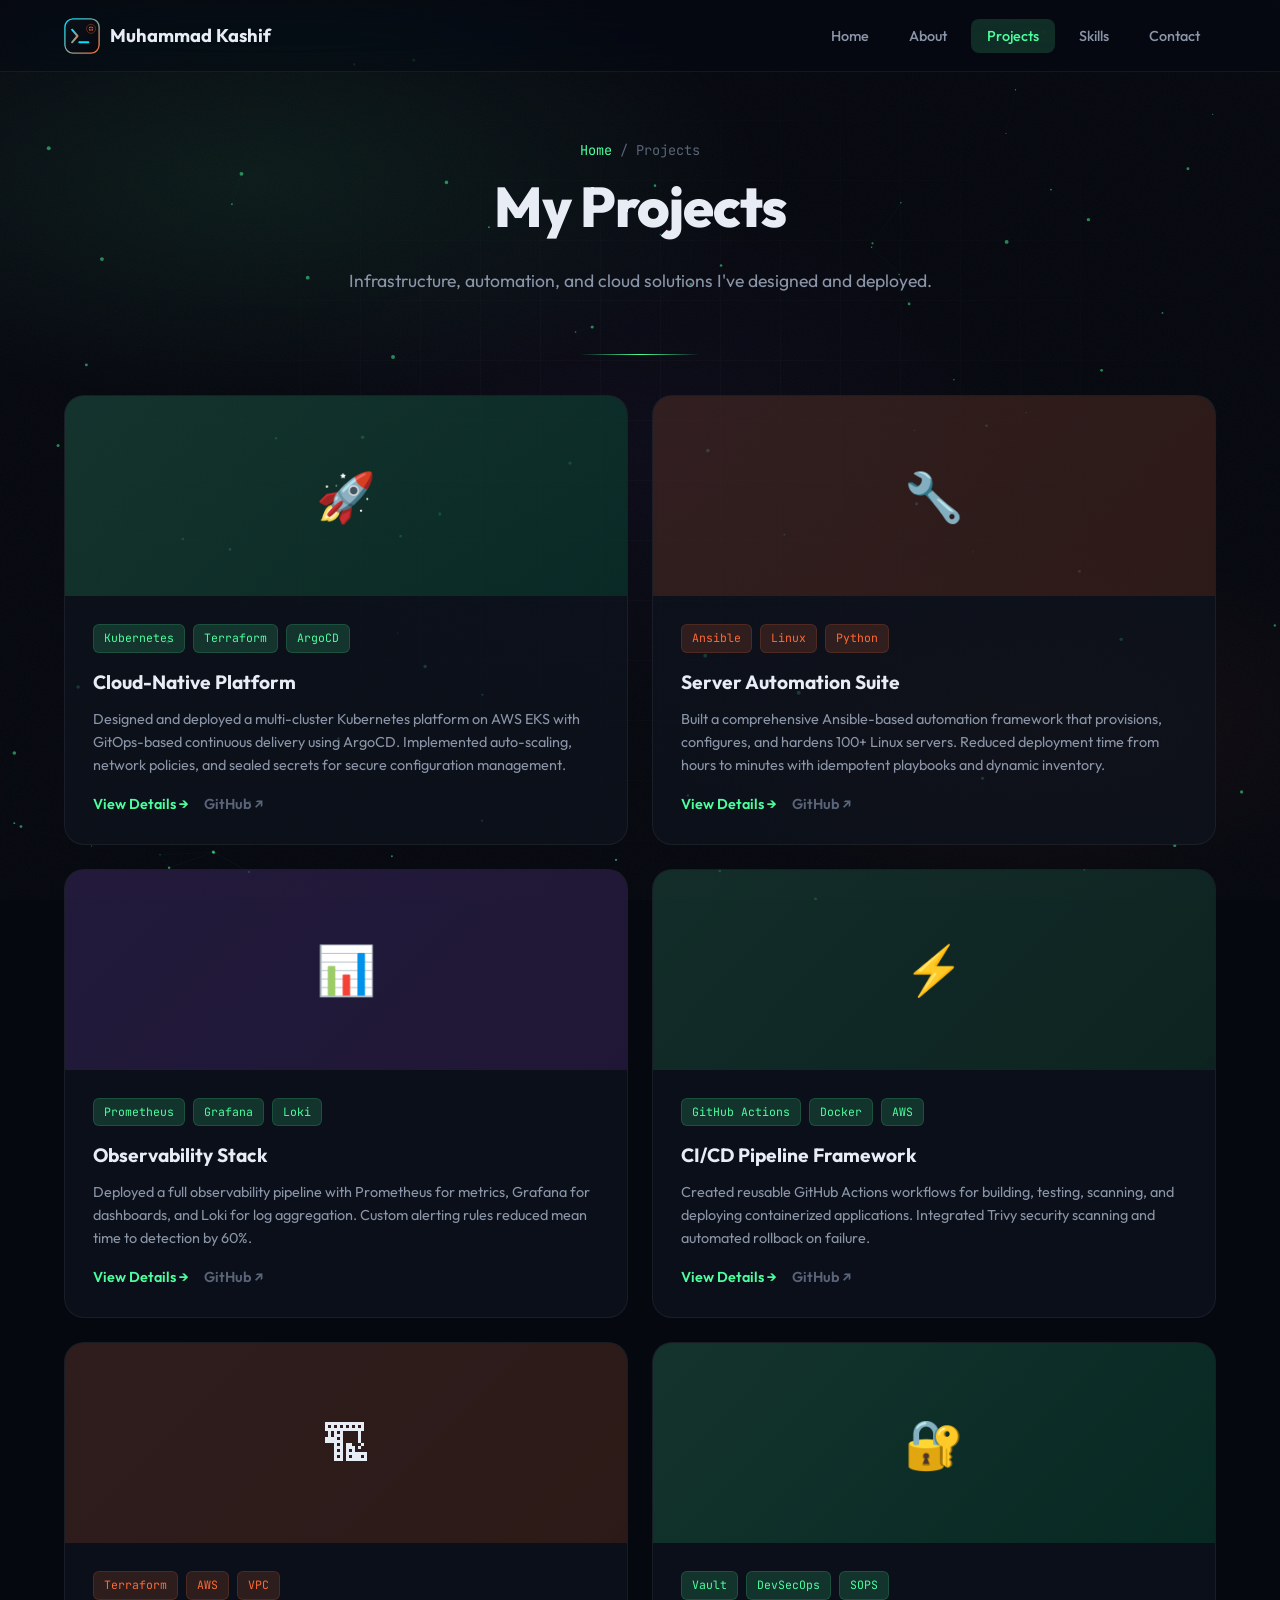
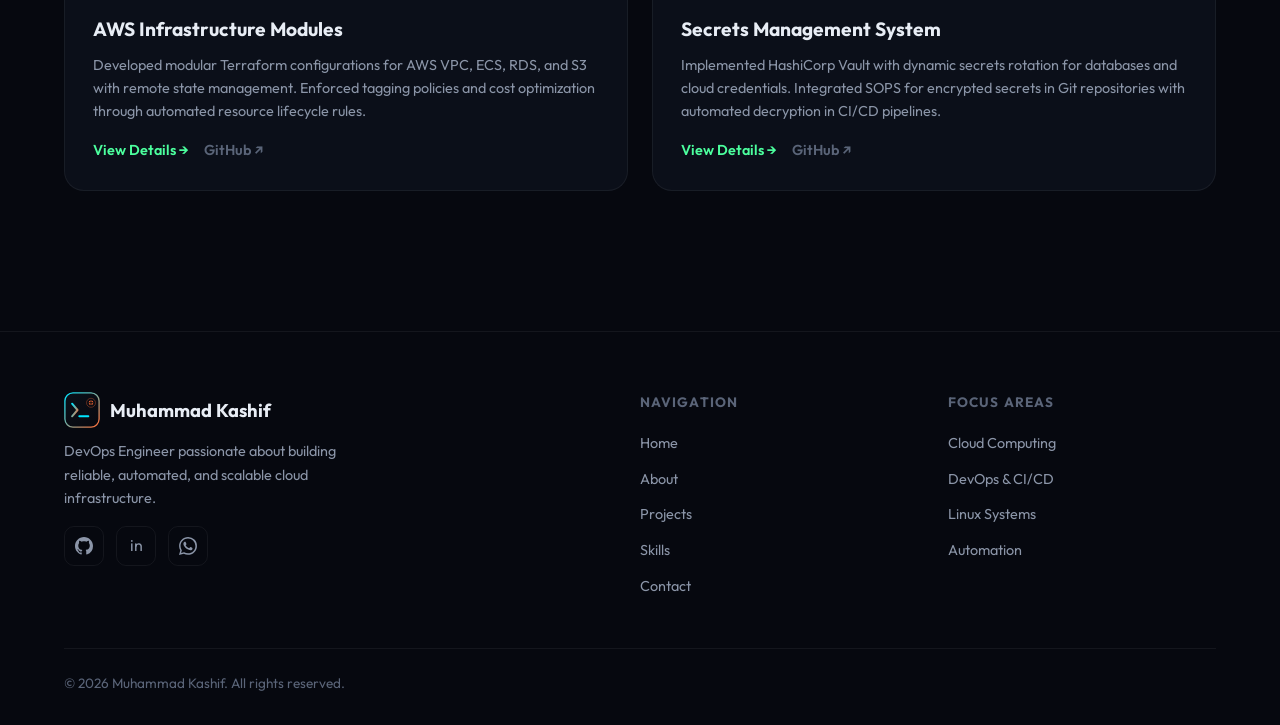
<file: projects.html>
<!DOCTYPE html>
<html lang="en">
<head>
  <meta charset="UTF-8">
  <meta name="viewport" content="width=device-width, initial-scale=1.0">
  <meta name="description" content="DevOps and Cloud projects by Muhammad Kashif">
  <title>Projects | Muhammad Kashif</title>
  <link rel="stylesheet" href="css/styles.css">
  <link rel="stylesheet" href="css/animations.css">
  <link rel="icon" href="assets/logo.svg" type="image/svg+xml">
</head>
<body>

  <div class="bg-layers">
    <div class="bg-gradient"></div>
    <div class="bg-grid"></div>
    <div class="bg-noise"></div>
    <canvas id="particles-canvas"></canvas>
  </div>
  <div class="scanline-overlay"></div>

  <nav class="navbar">
    <a href="index.html" class="nav-logo">
      <img src="assets/logo.svg" alt="" class="nav-logo-icon" width="36" height="36">
      <span>Muhammad Kashif</span>
    </a>
    <ul class="nav-links">
      <li><a href="index.html">Home</a></li>
      <li><a href="about.html">About</a></li>
      <li><a href="projects.html" class="active">Projects</a></li>
      <li><a href="skills.html">Skills</a></li>
      <li><a href="contact.html">Contact</a></li>
    </ul>
    <button class="nav-toggle" aria-label="Toggle navigation">
      <span></span><span></span><span></span>
    </button>
  </nav>

  <header class="page-header">
    <div class="container">
      <p class="page-breadcrumb"><a href="index.html">Home</a> / Projects</p>
      <h1 class="page-title">My <span class="gradient-text">Projects</span></h1>
      <p class="section-subtitle">Infrastructure, automation, and cloud solutions I've designed and deployed.</p>
    </div>
  </header>

  <section class="section" style="padding-top: 40px;">
    <div class="container">
      <div class="grid-2">

        <div class="project-card reveal">
          <div class="project-image">
            <div class="project-image-bg cyan"></div>
            <span class="project-image-icon">🚀</span>
          </div>
          <div class="project-body">
            <div class="project-tags">
              <span class="tag">Kubernetes</span>
              <span class="tag">Terraform</span>
              <span class="tag">ArgoCD</span>
            </div>
            <h3 class="project-title">Cloud-Native Platform</h3>
            <p class="project-desc">
              Designed and deployed a multi-cluster Kubernetes platform on AWS EKS with GitOps-based 
              continuous delivery using ArgoCD. Implemented auto-scaling, network policies, and 
              sealed secrets for secure configuration management.
            </p>
            <div style="display: flex; gap: 16px;">
              <a href="#" class="project-link">View Details →</a>
              <a href="#" class="project-link" style="color: var(--text-muted);">GitHub ↗</a>
            </div>
          </div>
        </div>

        <div class="project-card reveal delay-1">
          <div class="project-image">
            <div class="project-image-bg orange"></div>
            <span class="project-image-icon">🔧</span>
          </div>
          <div class="project-body">
            <div class="project-tags">
              <span class="tag orange">Ansible</span>
              <span class="tag orange">Linux</span>
              <span class="tag orange">Python</span>
            </div>
            <h3 class="project-title">Server Automation Suite</h3>
            <p class="project-desc">
              Built a comprehensive Ansible-based automation framework that provisions, configures, 
              and hardens 100+ Linux servers. Reduced deployment time from hours to minutes with 
              idempotent playbooks and dynamic inventory.
            </p>
            <div style="display: flex; gap: 16px;">
              <a href="#" class="project-link">View Details →</a>
              <a href="#" class="project-link" style="color: var(--text-muted);">GitHub ↗</a>
            </div>
          </div>
        </div>

        <div class="project-card reveal delay-2">
          <div class="project-image">
            <div class="project-image-bg purple"></div>
            <span class="project-image-icon">📊</span>
          </div>
          <div class="project-body">
            <div class="project-tags">
              <span class="tag">Prometheus</span>
              <span class="tag">Grafana</span>
              <span class="tag">Loki</span>
            </div>
            <h3 class="project-title">Observability Stack</h3>
            <p class="project-desc">
              Deployed a full observability pipeline with Prometheus for metrics, Grafana for 
              dashboards, and Loki for log aggregation. Custom alerting rules reduced mean time 
              to detection by 60%.
            </p>
            <div style="display: flex; gap: 16px;">
              <a href="#" class="project-link">View Details →</a>
              <a href="#" class="project-link" style="color: var(--text-muted);">GitHub ↗</a>
            </div>
          </div>
        </div>

        <div class="project-card reveal delay-3">
          <div class="project-image">
            <div class="project-image-bg green"></div>
            <span class="project-image-icon">⚡</span>
          </div>
          <div class="project-body">
            <div class="project-tags">
              <span class="tag">GitHub Actions</span>
              <span class="tag">Docker</span>
              <span class="tag">AWS</span>
            </div>
            <h3 class="project-title">CI/CD Pipeline Framework</h3>
            <p class="project-desc">
              Created reusable GitHub Actions workflows for building, testing, scanning, and 
              deploying containerized applications. Integrated Trivy security scanning and 
              automated rollback on failure.
            </p>
            <div style="display: flex; gap: 16px;">
              <a href="#" class="project-link">View Details →</a>
              <a href="#" class="project-link" style="color: var(--text-muted);">GitHub ↗</a>
            </div>
          </div>
        </div>

        <div class="project-card reveal">
          <div class="project-image">
            <div class="project-image-bg orange"></div>
            <span class="project-image-icon">🏗</span>
          </div>
          <div class="project-body">
            <div class="project-tags">
              <span class="tag orange">Terraform</span>
              <span class="tag orange">AWS</span>
              <span class="tag orange">VPC</span>
            </div>
            <h3 class="project-title">AWS Infrastructure Modules</h3>
            <p class="project-desc">
              Developed modular Terraform configurations for AWS VPC, ECS, RDS, and S3 with 
              remote state management. Enforced tagging policies and cost optimization through 
              automated resource lifecycle rules.
            </p>
            <div style="display: flex; gap: 16px;">
              <a href="#" class="project-link">View Details →</a>
              <a href="#" class="project-link" style="color: var(--text-muted);">GitHub ↗</a>
            </div>
          </div>
        </div>

        <div class="project-card reveal delay-1">
          <div class="project-image">
            <div class="project-image-bg cyan"></div>
            <span class="project-image-icon">🔐</span>
          </div>
          <div class="project-body">
            <div class="project-tags">
              <span class="tag">Vault</span>
              <span class="tag">DevSecOps</span>
              <span class="tag">SOPS</span>
            </div>
            <h3 class="project-title">Secrets Management System</h3>
            <p class="project-desc">
              Implemented HashiCorp Vault with dynamic secrets rotation for databases and cloud 
              credentials. Integrated SOPS for encrypted secrets in Git repositories with 
              automated decryption in CI/CD pipelines.
            </p>
            <div style="display: flex; gap: 16px;">
              <a href="#" class="project-link">View Details →</a>
              <a href="#" class="project-link" style="color: var(--text-muted);">GitHub ↗</a>
            </div>
          </div>
        </div>

      </div>
    </div>
  </section>

  <footer class="footer">
    <div class="container">
      <div class="footer-grid">
        <div class="footer-brand">
          <a href="index.html" class="nav-logo">
            <img src="assets/logo.svg" alt="" class="nav-logo-icon" width="36" height="36">
            <span>Muhammad Kashif</span>
          </a>
          <p>DevOps Engineer passionate about building reliable, automated, and scalable cloud infrastructure.</p>
          <div class="social-links">
            <a href="https://github.com/Muhammad-Kashif-Ijaz" class="social-link" title="GitHub" aria-label="GitHub">
              <svg class="social-icon" viewBox="0 0 24 24" fill="currentColor" aria-hidden="true"><path d="M12 0C5.37 0 0 5.37 0 12c0 5.31 3.435 9.795 8.205 11.385.6.105.825-.255.825-.57 0-.285-.015-1.23-.015-2.235-3.015.555-3.795-.735-4.035-1.41-.135-.345-.72-1.41-1.23-1.695-.42-.225-1.02-.78-.015-.795.945-.015 1.62.87 1.845 1.23 1.08 1.815 2.805 1.305 3.495.99.105-.78.42-1.305.765-1.605-2.67-.3-5.46-1.335-5.46-5.925 0-1.305.465-2.385 1.23-3.225-.12-.3-.54-1.53.12-3.18 0 0 1.005-.315 3.3 1.23.96-.27 1.98-.405 3-.405s2.04.135 3 .405c2.295-1.56 3.3-1.23 3.3-1.23.66 1.65.24 2.88.12 3.18.765.84 1.23 1.905 1.23 3.225 0 4.605-2.805 5.625-5.475 5.925.435.375.81 1.095.81 2.22 0 1.605-.015 2.895-.015 3.3 0 .315.225.69.825.57A12.02 12.02 0 0024 12c0-6.63-5.37-12-12-12z"/></svg>
            </a>
            <a href="https://www.linkedin.com/in/kashif-ijaz/" class="social-link" title="LinkedIn" aria-label="LinkedIn">in</a>
            <a href="https://wa.me/923055417292" class="social-link" title="Whatsapp" aria-label="Whatsapp">
              <svg class="social-icon" viewBox="0 0 24 24" fill="currentColor" aria-hidden="true">
                <path d="M20.52 3.48A11.85 11.85 0 0012.06 0C5.46 0 .1 5.36.1 11.96c0 2.1.55 4.14 1.6 5.93L0 24l6.3-1.65a11.9 11.9 0 005.7 1.45h.01c6.6 0 11.96-5.36 11.96-11.96 0-3.2-1.25-6.2-3.45-8.36zM12.01 21.8c-1.8 0-3.56-.48-5.1-1.38l-.36-.21-3.74.98 1-3.64-.24-.37a9.9 9.9 0 01-1.52-5.3c0-5.46 4.45-9.9 9.92-9.9 2.65 0 5.14 1.03 7.01 2.9a9.86 9.86 0 012.9 7c0 5.47-4.45 9.92-9.92 9.92zm5.42-7.4c-.3-.15-1.76-.87-2.03-.97-.27-.1-.47-.15-.67.15-.2.3-.77.97-.95 1.17-.18.2-.35.22-.65.07-.3-.15-1.26-.46-2.4-1.48-.9-.8-1.5-1.78-1.68-2.08-.18-.3-.02-.46.13-.61.14-.14.3-.36.45-.54.15-.18.2-.3.3-.5.1-.2.05-.37-.03-.52-.08-.15-.67-1.62-.92-2.2-.24-.58-.48-.5-.67-.51h-.57c-.2 0-.52.07-.8.37-.27.3-1.05 1.03-1.05 2.5s1.07 2.9 1.22 3.1c.15.2 2.1 3.2 5.1 4.48.71.31 1.26.5 1.69.64.71.23 1.36.2 1.87.12.57-.08 1.76-.72 2.01-1.42.25-.7.25-1.3.17-1.42-.07-.12-.27-.2-.57-.35z"/>
              </svg>
            </a>
          </div>
        </div>
        <div>
          <h4 class="footer-heading">Navigation</h4>
          <ul class="footer-links">
            <li><a href="index.html">Home</a></li>
            <li><a href="about.html">About</a></li>
            <li><a href="projects.html">Projects</a></li>
            <li><a href="skills.html">Skills</a></li>
            <li><a href="contact.html">Contact</a></li>
          </ul>
        </div>
        <div>
          <h4 class="footer-heading">Focus Areas</h4>
          <ul class="footer-links">
            <li><a href="skills.html">Cloud Computing</a></li>
            <li><a href="skills.html">DevOps & CI/CD</a></li>
            <li><a href="skills.html">Linux Systems</a></li>
            <li><a href="skills.html">Automation</a></li>
          </ul>
        </div>
      </div>
      <div class="footer-bottom">
        <span>&copy; 2026 Muhammad Kashif. All rights reserved.</span>
      </div>
    </div>
  </footer>

  <script src="js/main.js"></script>
</body>
</html>
</file>
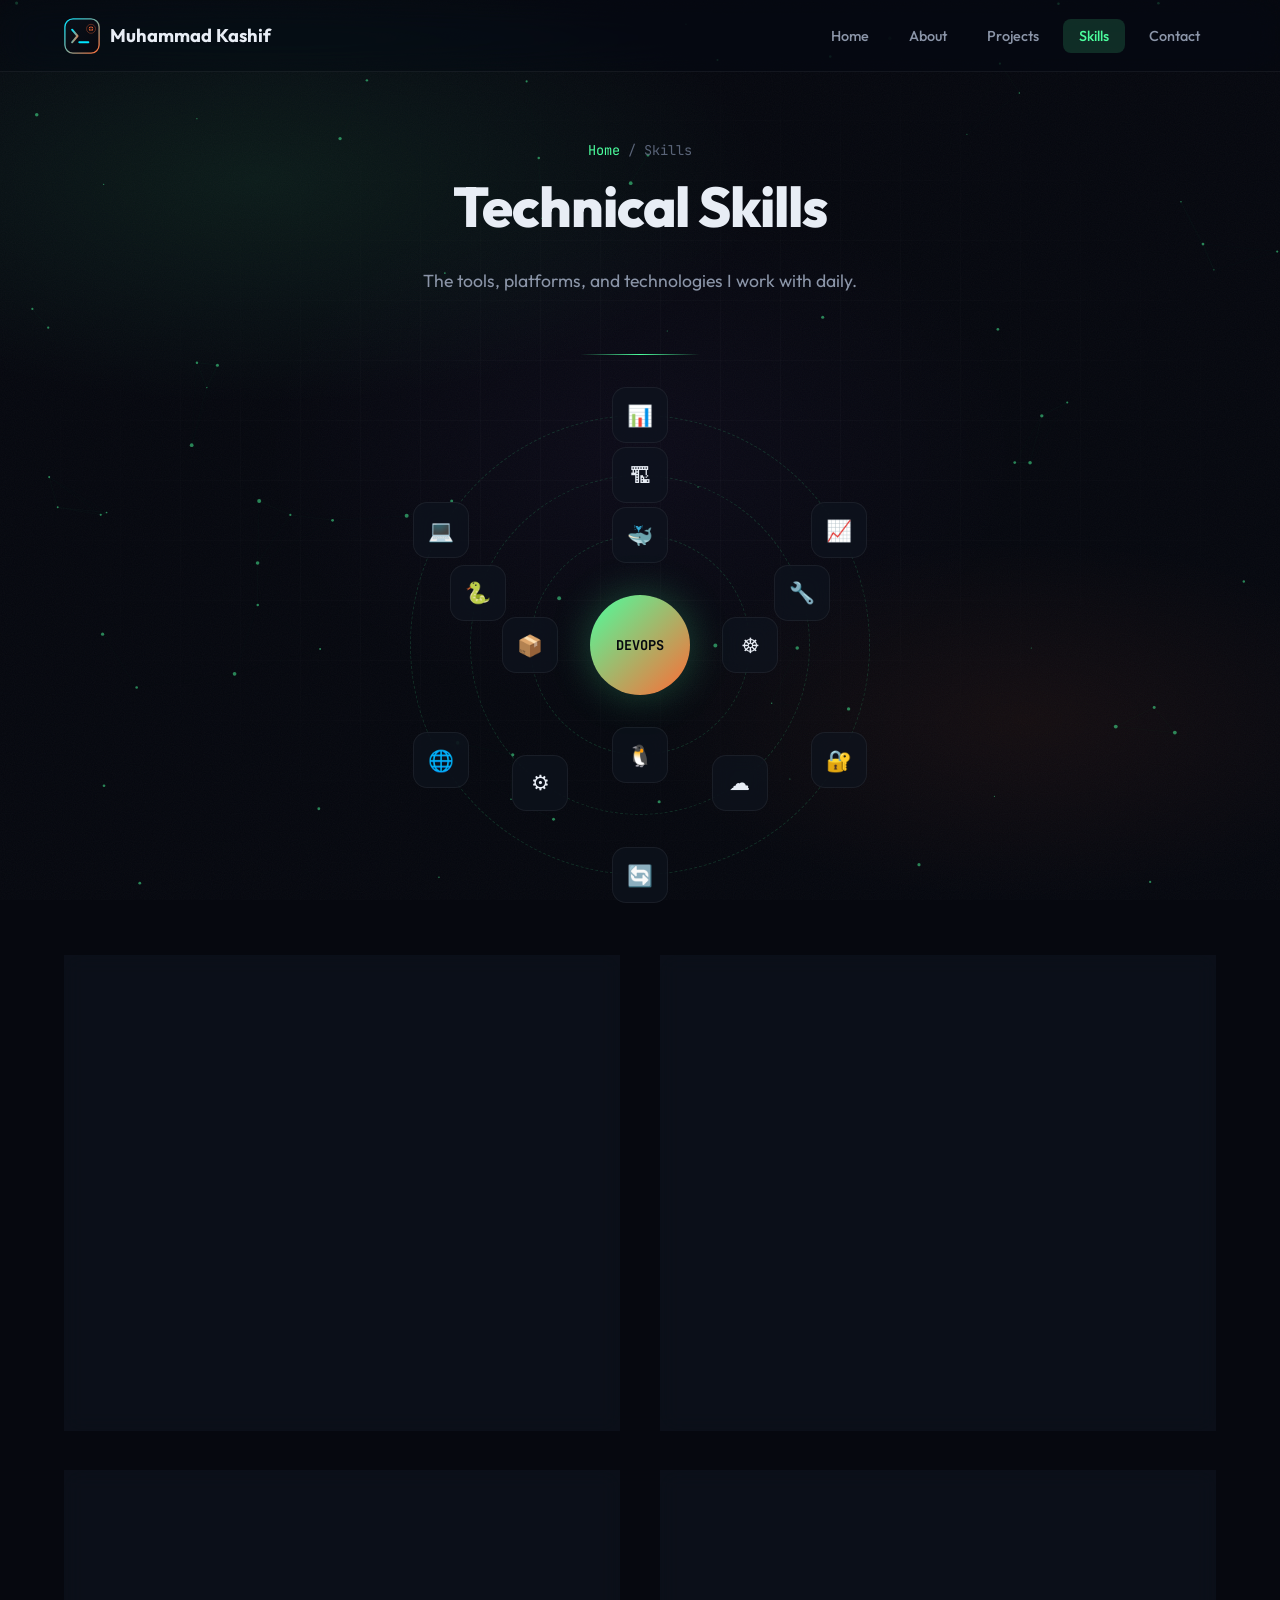
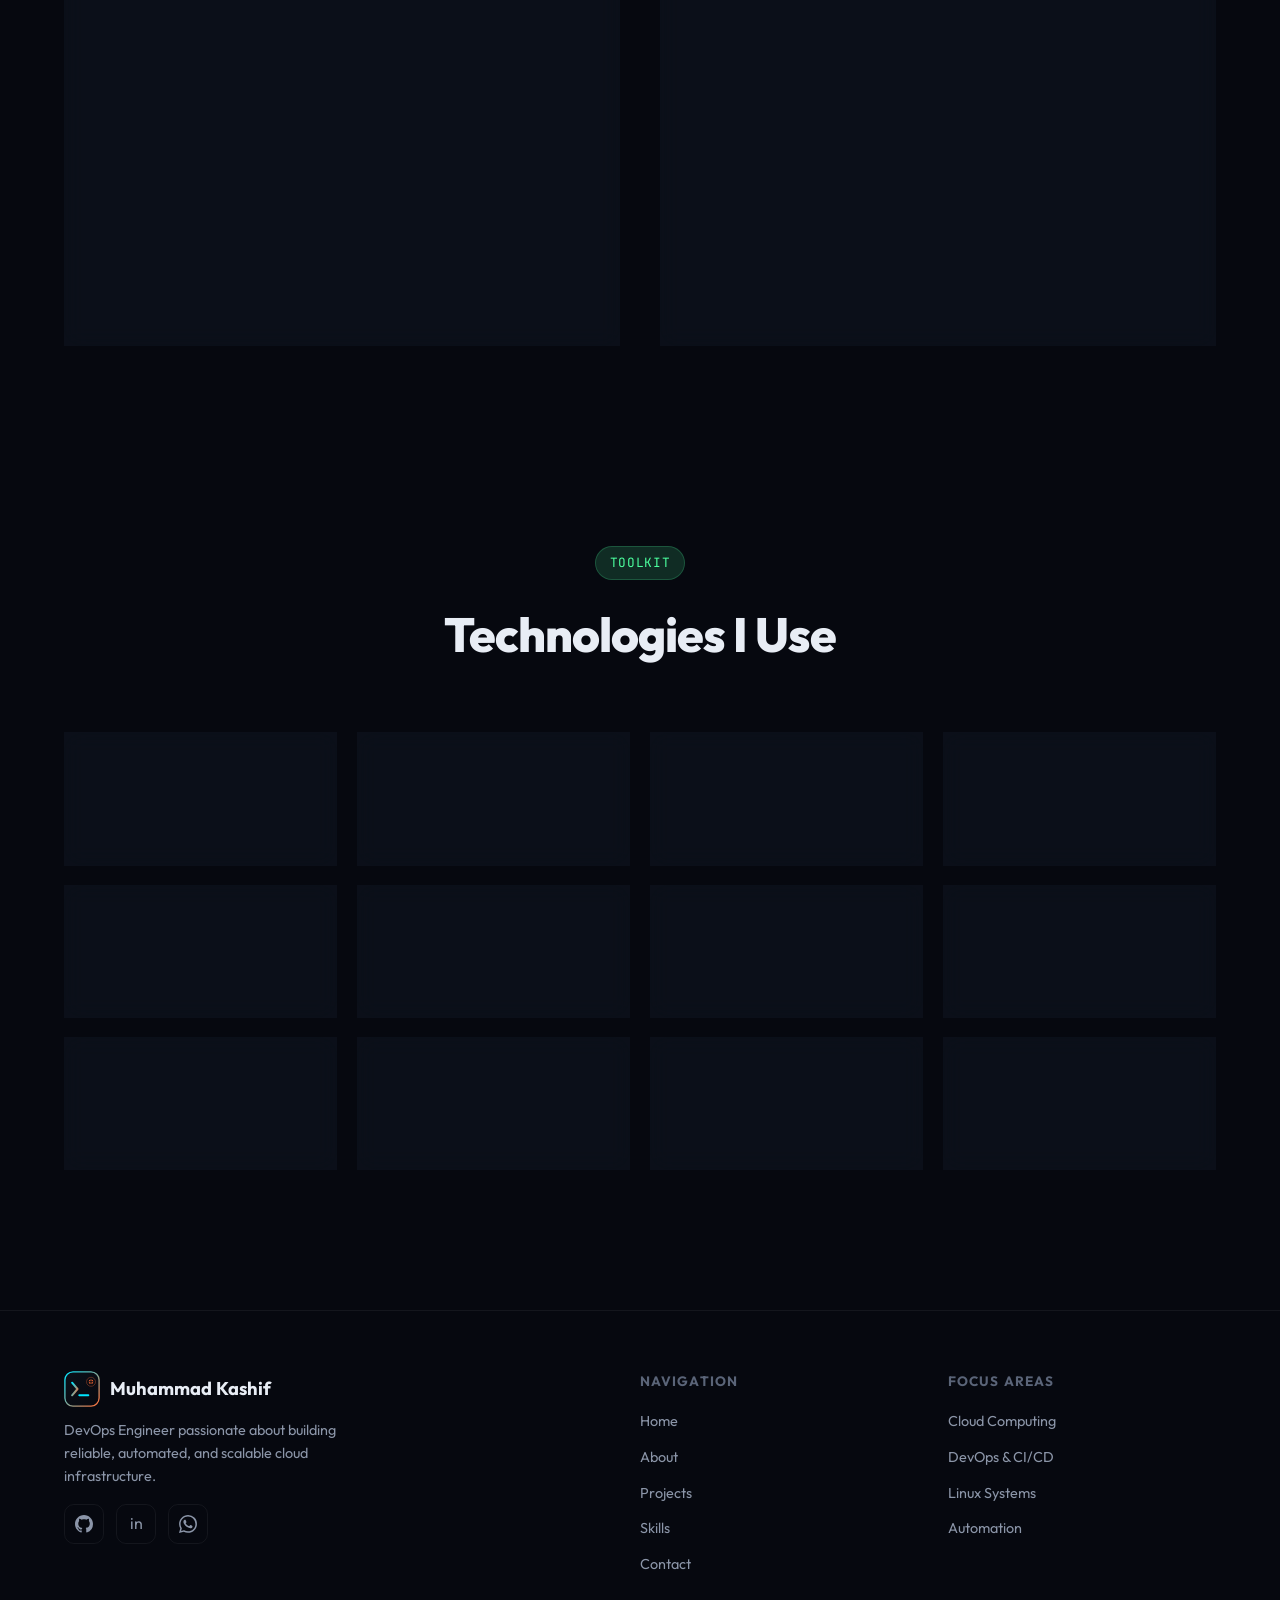
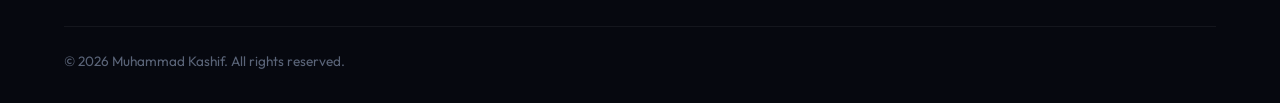
<file: skills.html>
<!DOCTYPE html>
<html lang="en">
<head>
  <meta charset="UTF-8">
  <meta name="viewport" content="width=device-width, initial-scale=1.0">
  <meta name="description" content="Technical skills of Muhammad Kashif — DevOps, Cloud, Linux, Automation">
  <title>Skills | Muhammad Kashif</title>
  <link rel="stylesheet" href="css/styles.css">
  <link rel="stylesheet" href="css/animations.css">
  <link rel="icon" href="assets/logo.svg" type="image/svg+xml">
</head>
<body>

  <div class="bg-layers">
    <div class="bg-gradient"></div>
    <div class="bg-grid"></div>
    <div class="bg-noise"></div>
    <canvas id="particles-canvas"></canvas>
  </div>
  <div class="scanline-overlay"></div>

  <nav class="navbar">
    <a href="index.html" class="nav-logo">
      <img src="assets/logo.svg" alt="" class="nav-logo-icon" width="36" height="36">
      <span>Muhammad Kashif</span>
    </a>
    <ul class="nav-links">
      <li><a href="index.html">Home</a></li>
      <li><a href="about.html">About</a></li>
      <li><a href="projects.html">Projects</a></li>
      <li><a href="skills.html" class="active">Skills</a></li>
      <li><a href="contact.html">Contact</a></li>
    </ul>
    <button class="nav-toggle" aria-label="Toggle navigation">
      <span></span><span></span><span></span>
    </button>
  </nav>

  <header class="page-header">
    <div class="container">
      <p class="page-breadcrumb"><a href="index.html">Home</a> / Skills</p>
      <h1 class="page-title">Technical <span class="gradient-text">Skills</span></h1>
      <p class="section-subtitle">The tools, platforms, and technologies I work with daily.</p>
    </div>
  </header>

  <!-- Tech Orbit -->
  <section class="section" style="padding-top: 40px; padding-bottom: 60px;">
    <div class="container">
      <div class="tech-orbit reveal-scale">
        <div class="orbit-center">DEVOPS</div>
        <div class="orbit-ring orbit-ring-1"></div>
        <div class="orbit-ring orbit-ring-2"></div>
        <div class="orbit-ring orbit-ring-3"></div>

        <!-- Inner ring -->
        <div class="orbit-item" data-orbit="1" title="Docker">🐳</div>
        <div class="orbit-item" data-orbit="1" title="Kubernetes">☸</div>
        <div class="orbit-item" data-orbit="1" title="Linux">🐧</div>
        <div class="orbit-item" data-orbit="1" title="Git">📦</div>

        <!-- Middle ring -->
        <div class="orbit-item" data-orbit="2" title="Terraform">🏗</div>
        <div class="orbit-item" data-orbit="2" title="Ansible">🔧</div>
        <div class="orbit-item" data-orbit="2" title="AWS">☁</div>
        <div class="orbit-item" data-orbit="2" title="Jenkins">⚙</div>
        <div class="orbit-item" data-orbit="2" title="Python">🐍</div>

        <!-- Outer ring -->
        <div class="orbit-item" data-orbit="3" title="Prometheus">📊</div>
        <div class="orbit-item" data-orbit="3" title="Grafana">📈</div>
        <div class="orbit-item" data-orbit="3" title="Vault">🔐</div>
        <div class="orbit-item" data-orbit="3" title="ArgoCD">🔄</div>
        <div class="orbit-item" data-orbit="3" title="Nginx">🌐</div>
        <div class="orbit-item" data-orbit="3" title="Bash">💻</div>
      </div>
    </div>
  </section>

  <!-- Skill Categories -->
  <section class="section" style="padding-top: 0;">
    <div class="container">
      <div class="grid-2" style="gap: 40px;">

        <!-- Cloud & Infrastructure -->
        <div class="card reveal-left">
          <div class="card-icon cyan">☁</div>
          <h3 class="card-title">Cloud & Infrastructure</h3>
          <p class="card-text" style="margin-bottom: 24px;">Designing and managing cloud resources with IaC principles.</p>

          <div class="skill-bar">
            <div class="skill-info">
              <span class="skill-name">AWS</span>
              <span class="skill-percent">90%</span>
            </div>
            <div class="skill-track">
              <div class="skill-fill" data-width="90"></div>
            </div>
          </div>
          <div class="skill-bar">
            <div class="skill-info">
              <span class="skill-name">Terraform</span>
              <span class="skill-percent">88%</span>
            </div>
            <div class="skill-track">
              <div class="skill-fill" data-width="88"></div>
            </div>
          </div>
          <div class="skill-bar">
            <div class="skill-info">
              <span class="skill-name">Docker & Kubernetes</span>
              <span class="skill-percent">85%</span>
            </div>
            <div class="skill-track">
              <div class="skill-fill" data-width="85"></div>
            </div>
          </div>
          <div class="skill-bar">
            <div class="skill-info">
              <span class="skill-name">Azure / GCP</span>
              <span class="skill-percent">75%</span>
            </div>
            <div class="skill-track">
              <div class="skill-fill" data-width="75"></div>
            </div>
          </div>
        </div>

        <!-- DevOps & CI/CD -->
        <div class="card reveal-right">
          <div class="card-icon orange">⚙</div>
          <h3 class="card-title">DevOps & CI/CD</h3>
          <p class="card-text" style="margin-bottom: 24px;">Building pipelines that ship code safely and fast.</p>

          <div class="skill-bar">
            <div class="skill-info">
              <span class="skill-name">GitHub Actions</span>
              <span class="skill-percent">92%</span>
            </div>
            <div class="skill-track">
              <div class="skill-fill" data-width="92"></div>
            </div>
          </div>
          <div class="skill-bar">
            <div class="skill-info">
              <span class="skill-name">Jenkins</span>
              <span class="skill-percent">85%</span>
            </div>
            <div class="skill-track">
              <div class="skill-fill" data-width="85"></div>
            </div>
          </div>
          <div class="skill-bar">
            <div class="skill-info">
              <span class="skill-name">ArgoCD / GitOps</span>
              <span class="skill-percent">80%</span>
            </div>
            <div class="skill-track">
              <div class="skill-fill" data-width="80"></div>
            </div>
          </div>
          <div class="skill-bar">
            <div class="skill-info">
              <span class="skill-name">GitLab CI</span>
              <span class="skill-percent">78%</span>
            </div>
            <div class="skill-track">
              <div class="skill-fill" data-width="78"></div>
            </div>
          </div>
        </div>

        <!-- Linux & Systems -->
        <div class="card reveal-left">
          <div class="card-icon green">🐧</div>
          <h3 class="card-title">Linux & Systems</h3>
          <p class="card-text" style="margin-bottom: 24px;">Deep system-level knowledge and administration.</p>

          <div class="skill-bar">
            <div class="skill-info">
              <span class="skill-name">Linux Administration</span>
              <span class="skill-percent">95%</span>
            </div>
            <div class="skill-track">
              <div class="skill-fill" data-width="95"></div>
            </div>
          </div>
          <div class="skill-bar">
            <div class="skill-info">
              <span class="skill-name">Bash Scripting</span>
              <span class="skill-percent">90%</span>
            </div>
            <div class="skill-track">
              <div class="skill-fill" data-width="90"></div>
            </div>
          </div>
          <div class="skill-bar">
            <div class="skill-info">
              <span class="skill-name">Networking</span>
              <span class="skill-percent">82%</span>
            </div>
            <div class="skill-track">
              <div class="skill-fill" data-width="82"></div>
            </div>
          </div>
          <div class="skill-bar">
            <div class="skill-info">
              <span class="skill-name">Nginx / HAProxy</span>
              <span class="skill-percent">85%</span>
            </div>
            <div class="skill-track">
              <div class="skill-fill" data-width="85"></div>
            </div>
          </div>
        </div>

        <!-- Automation & Monitoring -->
        <div class="card reveal-right">
          <div class="card-icon purple">🔄</div>
          <h3 class="card-title">Automation & Monitoring</h3>
          <p class="card-text" style="margin-bottom: 24px;">Automating workflows and keeping systems observable.</p>

          <div class="skill-bar">
            <div class="skill-info">
              <span class="skill-name">Ansible</span>
              <span class="skill-percent">90%</span>
            </div>
            <div class="skill-track">
              <div class="skill-fill" data-width="90"></div>
            </div>
          </div>
          <div class="skill-bar">
            <div class="skill-info">
              <span class="skill-name">Python</span>
              <span class="skill-percent">85%</span>
            </div>
            <div class="skill-track">
              <div class="skill-fill" data-width="85"></div>
            </div>
          </div>
          <div class="skill-bar">
            <div class="skill-info">
              <span class="skill-name">Prometheus & Grafana</span>
              <span class="skill-percent">88%</span>
            </div>
            <div class="skill-track">
              <div class="skill-fill" data-width="88"></div>
            </div>
          </div>
          <div class="skill-bar">
            <div class="skill-info">
              <span class="skill-name">ELK / Loki Stack</span>
              <span class="skill-percent">80%</span>
            </div>
            <div class="skill-track">
              <div class="skill-fill" data-width="80"></div>
            </div>
          </div>
        </div>

      </div>
    </div>
  </section>

  <!-- Certifications & Tools Grid -->
  <section class="section">
    <div class="container">
      <div class="section-header reveal">
        <span class="section-tag">Toolkit</span>
        <h2 class="section-title">Technologies I Use</h2>
      </div>

      <div class="grid-4">
        <div class="card reveal delay-1" style="text-align: center; padding: 24px;">
          <div style="font-size: 2rem; margin-bottom: 8px;">☁</div>
          <h4 style="font-size: 0.9rem;">AWS</h4>
        </div>
        <div class="card reveal delay-2" style="text-align: center; padding: 24px;">
          <div style="font-size: 2rem; margin-bottom: 8px;">🐳</div>
          <h4 style="font-size: 0.9rem;">Docker</h4>
        </div>
        <div class="card reveal delay-3" style="text-align: center; padding: 24px;">
          <div style="font-size: 2rem; margin-bottom: 8px;">☸</div>
          <h4 style="font-size: 0.9rem;">Kubernetes</h4>
        </div>
        <div class="card reveal delay-4" style="text-align: center; padding: 24px;">
          <div style="font-size: 2rem; margin-bottom: 8px;">🏗</div>
          <h4 style="font-size: 0.9rem;">Terraform</h4>
        </div>
        <div class="card reveal delay-1" style="text-align: center; padding: 24px;">
          <div style="font-size: 2rem; margin-bottom: 8px;">🔧</div>
          <h4 style="font-size: 0.9rem;">Ansible</h4>
        </div>
        <div class="card reveal delay-2" style="text-align: center; padding: 24px;">
          <div style="font-size: 2rem; margin-bottom: 8px;">⚙</div>
          <h4 style="font-size: 0.9rem;">Jenkins</h4>
        </div>
        <div class="card reveal delay-3" style="text-align: center; padding: 24px;">
          <div style="font-size: 2rem; margin-bottom: 8px;">📊</div>
          <h4 style="font-size: 0.9rem;">Prometheus</h4>
        </div>
        <div class="card reveal delay-4" style="text-align: center; padding: 24px;">
          <div style="font-size: 2rem; margin-bottom: 8px;">🔐</div>
          <h4 style="font-size: 0.9rem;">Vault</h4>
        </div>
        <div class="card reveal delay-1" style="text-align: center; padding: 24px;">
          <div style="font-size: 2rem; margin-bottom: 8px;">🐍</div>
          <h4 style="font-size: 0.9rem;">Python</h4>
        </div>
        <div class="card reveal delay-2" style="text-align: center; padding: 24px;">
          <div style="font-size: 2rem; margin-bottom: 8px;">💻</div>
          <h4 style="font-size: 0.9rem;">Bash</h4>
        </div>
        <div class="card reveal delay-3" style="text-align: center; padding: 24px;">
          <div style="font-size: 2rem; margin-bottom: 8px;">🌐</div>
          <h4 style="font-size: 0.9rem;">Nginx</h4>
        </div>
        <div class="card reveal delay-4" style="text-align: center; padding: 24px;">
          <div style="font-size: 2rem; margin-bottom: 8px;">🔄</div>
          <h4 style="font-size: 0.9rem;">ArgoCD</h4>
        </div>
      </div>
    </div>
  </section>

  <footer class="footer">
    <div class="container">
      <div class="footer-grid">
        <div class="footer-brand">
          <a href="index.html" class="nav-logo">
            <img src="assets/logo.svg" alt="" class="nav-logo-icon" width="36" height="36">
            <span>Muhammad Kashif</span>
          </a>
          <p>DevOps Engineer passionate about building reliable, automated, and scalable cloud infrastructure.</p>
          <div class="social-links">
            <a href="https://github.com/Muhammad-Kashif-Ijaz" class="social-link" title="GitHub" aria-label="GitHub">
              <svg class="social-icon" viewBox="0 0 24 24" fill="currentColor" aria-hidden="true"><path d="M12 0C5.37 0 0 5.37 0 12c0 5.31 3.435 9.795 8.205 11.385.6.105.825-.255.825-.57 0-.285-.015-1.23-.015-2.235-3.015.555-3.795-.735-4.035-1.41-.135-.345-.72-1.41-1.23-1.695-.42-.225-1.02-.78-.015-.795.945-.015 1.62.87 1.845 1.23 1.08 1.815 2.805 1.305 3.495.99.105-.78.42-1.305.765-1.605-2.67-.3-5.46-1.335-5.46-5.925 0-1.305.465-2.385 1.23-3.225-.12-.3-.54-1.53.12-3.18 0 0 1.005-.315 3.3 1.23.96-.27 1.98-.405 3-.405s2.04.135 3 .405c2.295-1.56 3.3-1.23 3.3-1.23.66 1.65.24 2.88.12 3.18.765.84 1.23 1.905 1.23 3.225 0 4.605-2.805 5.625-5.475 5.925.435.375.81 1.095.81 2.22 0 1.605-.015 2.895-.015 3.3 0 .315.225.69.825.57A12.02 12.02 0 0024 12c0-6.63-5.37-12-12-12z"/></svg>
            </a>
            <a href="https://www.linkedin.com/in/kashif-ijaz/" class="social-link" title="LinkedIn" aria-label="LinkedIn">in</a>
            <a href="https://wa.me/923055417292" class="social-link" title="Whatsapp" aria-label="Whatsapp">
              <svg class="social-icon" viewBox="0 0 24 24" fill="currentColor" aria-hidden="true">
                <path d="M20.52 3.48A11.85 11.85 0 0012.06 0C5.46 0 .1 5.36.1 11.96c0 2.1.55 4.14 1.6 5.93L0 24l6.3-1.65a11.9 11.9 0 005.7 1.45h.01c6.6 0 11.96-5.36 11.96-11.96 0-3.2-1.25-6.2-3.45-8.36zM12.01 21.8c-1.8 0-3.56-.48-5.1-1.38l-.36-.21-3.74.98 1-3.64-.24-.37a9.9 9.9 0 01-1.52-5.3c0-5.46 4.45-9.9 9.92-9.9 2.65 0 5.14 1.03 7.01 2.9a9.86 9.86 0 012.9 7c0 5.47-4.45 9.92-9.92 9.92zm5.42-7.4c-.3-.15-1.76-.87-2.03-.97-.27-.1-.47-.15-.67.15-.2.3-.77.97-.95 1.17-.18.2-.35.22-.65.07-.3-.15-1.26-.46-2.4-1.48-.9-.8-1.5-1.78-1.68-2.08-.18-.3-.02-.46.13-.61.14-.14.3-.36.45-.54.15-.18.2-.3.3-.5.1-.2.05-.37-.03-.52-.08-.15-.67-1.62-.92-2.2-.24-.58-.48-.5-.67-.51h-.57c-.2 0-.52.07-.8.37-.27.3-1.05 1.03-1.05 2.5s1.07 2.9 1.22 3.1c.15.2 2.1 3.2 5.1 4.48.71.31 1.26.5 1.69.64.71.23 1.36.2 1.87.12.57-.08 1.76-.72 2.01-1.42.25-.7.25-1.3.17-1.42-.07-.12-.27-.2-.57-.35z"/>
              </svg>
            </a>
          </div>
        </div>
        <div>
          <h4 class="footer-heading">Navigation</h4>
          <ul class="footer-links">
            <li><a href="index.html">Home</a></li>
            <li><a href="about.html">About</a></li>
            <li><a href="projects.html">Projects</a></li>
            <li><a href="skills.html">Skills</a></li>
            <li><a href="contact.html">Contact</a></li>
          </ul>
        </div>
        <div>
          <h4 class="footer-heading">Focus Areas</h4>
          <ul class="footer-links">
            <li><a href="skills.html">Cloud Computing</a></li>
            <li><a href="skills.html">DevOps & CI/CD</a></li>
            <li><a href="skills.html">Linux Systems</a></li>
            <li><a href="skills.html">Automation</a></li>
          </ul>
        </div>
      </div>
      <div class="footer-bottom">
        <span>&copy; 2026 Muhammad Kashif. All rights reserved.</span>
      </div>
    </div>
  </footer>

  <script src="js/main.js"></script>
</body>
</html>
</file>
<file: css/styles.css>
/* ============================================
   Muhammad Kashif — DevOps Portfolio
   Design System & Layout (Light Green Accent)
   ============================================ */

   @import url('https://fonts.googleapis.com/css2?family=JetBrains+Mono:wght@400;500;600;700&family=Outfit:wght@300;400;500;600;700;800&display=swap');

   :root {
     --bg-primary: #06080f;
     --bg-secondary: #0c1019;
     --bg-card: rgba(14, 20, 32, 0.65);
     --bg-card-hover: rgba(20, 28, 45, 0.85);
     --text-primary: #e8edf5;
     --text-secondary: #8b95a8;
     --text-muted: #5a6478;
     --accent-green: #4cff9e;      /* light green (replaces cyan) */
     --accent-green-dim: rgba(76, 255, 158, 0.15);
     --accent-orange: #ff6b35;
     --accent-orange-dim: rgba(255, 107, 53, 0.15);
     --accent-purple: #a855f7;
     --border: rgba(255, 255, 255, 0.06);
     --border-hover: rgba(76, 255, 158, 0.3);
     --glow-green: 0 0 40px rgba(76, 255, 158, 0.25);
     --glow-orange: 0 0 40px rgba(255, 107, 53, 0.2);
     --font-display: 'Outfit', sans-serif;
     --font-mono: 'JetBrains Mono', monospace;
     --nav-height: 72px;
     --radius: 12px;
     --radius-lg: 20px;
     --transition: 0.35s cubic-bezier(0.4, 0, 0.2, 1);
   }
   
   *, *::before, *::after {
     margin: 0;
     padding: 0;
     box-sizing: border-box;
   }
   
   html {
     scroll-behavior: smooth;
     scroll-padding-top: var(--nav-height);
   }
   
   body {
     font-family: var(--font-display);
     background: var(--bg-primary);
     color: var(--text-primary);
     line-height: 1.6;
     overflow-x: hidden;
     min-height: 100vh;
   }
   
   /* ---- Background Layers ---- */
   .bg-layers {
     position: fixed;
     inset: 0;
     z-index: -1;
     pointer-events: none;
   }
   
   .bg-gradient {
     position: absolute;
     inset: 0;
     background:
       radial-gradient(ellipse 80% 50% at 20% 20%, rgba(76, 255, 158, 0.08) 0%, transparent 50%),
       radial-gradient(ellipse 60% 40% at 80% 80%, rgba(255, 107, 53, 0.06) 0%, transparent 50%),
       radial-gradient(ellipse 50% 50% at 50% 50%, rgba(168, 85, 247, 0.04) 0%, transparent 60%);
   }
   
   .bg-grid {
     position: absolute;
     inset: 0;
     background-image:
       linear-gradient(rgba(255, 255, 255, 0.02) 1px, transparent 1px),
       linear-gradient(90deg, rgba(255, 255, 255, 0.02) 1px, transparent 1px);
     background-size: 60px 60px;
     mask-image: radial-gradient(ellipse 70% 70% at 50% 50%, black 20%, transparent 70%);
   }
   
   .bg-noise {
     position: absolute;
     inset: 0;
     opacity: 0.035;
     background-image: url("data:image/svg+xml,%3Csvg viewBox='0 0 256 256' xmlns='http://www.w3.org/2000/svg'%3E%3Cfilter id='n'%3E%3CfeTurbulence type='fractalNoise' baseFrequency='0.9' numOctaves='4' stitchTiles='stitch'/%3E%3C/filter%3E%3Crect width='100%25' height='100%25' filter='url(%23n)'/%3E%3C/svg%3E");
     background-repeat: repeat;
     background-size: 256px 256px;
   }
   
   #particles-canvas {
     position: absolute;
     inset: 0;
     width: 100%;
     height: 100%;
   }
   
   /* ---- Navigation ---- */
   .navbar {
    position: fixed;
    top: 0;
    left: 0;
    right: 0;
    height: var(--nav-height);
    z-index: 1000;
    display: flex;
    align-items: center;
    justify-content: space-between;
    padding: 0 5%;
    background: rgba(6, 8, 15, 0.3);   /* more transparent */
    backdrop-filter: blur(20px) saturate(1.5);
    border-bottom: 1px solid var(--border);
    transition: var(--transition);
  }
  
  .navbar.scrolled {
    background: rgba(6, 8, 15, 0.7);   /* still transparent but darker on scroll */
    box-shadow: 0 4px 30px rgba(0, 0, 0, 0.3);
  }
   
   .nav-logo {
     display: flex;
     align-items: center;
     gap: 10px;
     text-decoration: none;
     color: var(--text-primary);
     font-weight: 700;
     font-size: 1.15rem;
   }
   
   .nav-logo-icon {
     width: 36px;
     height: 36px;
     border-radius: 8px;
     flex-shrink: 0;
     display: block;
     object-fit: contain;
   }
   
   /* ---- Profile Photo ---- */
   .profile-photo-frame {
     position: relative;
     max-width: 400px;
   }
   
   .profile-photo-wrapper {
     position: relative;
     border-radius: var(--radius-lg);
     overflow: hidden;
     border: 1px solid var(--border);
     box-shadow: 0 20px 50px rgba(0, 0, 0, 0.45), var(--glow-green);
     background: var(--bg-secondary);
   }
   
   .profile-photo-wrapper::before {
     content: '';
     position: absolute;
     inset: 0;
     border-radius: inherit;
     padding: 2px;
     background: linear-gradient(135deg, var(--accent-green), var(--accent-orange));
     -webkit-mask: linear-gradient(#fff 0 0) content-box, linear-gradient(#fff 0 0);
     mask: linear-gradient(#fff 0 0) content-box, linear-gradient(#fff 0 0);
     -webkit-mask-composite: xor;
     mask-composite: exclude;
     pointer-events: none;
     z-index: 2;
   }
   
   .profile-photo {
     display: block;
     width: 100%;
     height: 440px;
     object-fit: cover;
     object-position: center 20%;
     border-radius: var(--radius-lg);
   }
   
   .profile-photo-overlay {
     position: absolute;
     inset: 0;
     background:
       linear-gradient(to top, rgba(6, 8, 15, 0.75) 0%, transparent 35%),
       linear-gradient(135deg, rgba(76, 255, 158, 0.06) 0%, transparent 50%);
     pointer-events: none;
     z-index: 1;
   }
   
   .profile-photo-badge {
     position: absolute;
     bottom: 20px;
     left: 20px;
     right: 20px;
     z-index: 3;
     display: flex;
     align-items: center;
     gap: 10px;
     padding: 12px 16px;
     background: rgba(6, 8, 15, 0.75);
     backdrop-filter: blur(12px);
     border: 1px solid var(--border);
     border-radius: var(--radius);
   }
   
   .profile-photo-badge-dot {
     width: 8px;
     height: 8px;
     border-radius: 50%;
     background: var(--accent-green);
     box-shadow: 0 0 10px var(--accent-green);
     flex-shrink: 0;
   }
   
   .profile-photo-badge-text {
     font-family: var(--font-mono);
     font-size: 0.78rem;
     color: var(--text-secondary);
   }
   
   .profile-photo-badge-text strong {
     color: var(--accent-green);
     font-weight: 600;
   }
   
   .profile-photo-glow {
     position: absolute;
     inset: -30px;
     background: radial-gradient(ellipse at 50% 60%, rgba(76, 255, 158, 0.1), transparent 65%);
     z-index: -1;
     pointer-events: none;
   }
   
   /* ---- Social Icons ---- */
   .social-icon {
     width: 18px;
     height: 18px;
     display: block;
   }
   
   .contact-info-icon .social-icon {
     width: 20px;
     height: 20px;
   }
   
   .nav-links {
     display: flex;
     align-items: center;
     gap: 8px;
     list-style: none;
   }
   
   .nav-links a {
     text-decoration: none;
     color: var(--text-secondary);
     font-size: 0.9rem;
     font-weight: 500;
     padding: 8px 16px;
     border-radius: 8px;
     transition: var(--transition);
     position: relative;
   }
   
   .nav-links a:hover,
   .nav-links a.active {
     color: var(--accent-green);
     background: var(--accent-green-dim);
   }
   
   .nav-toggle {
     display: none;
     flex-direction: column;
     gap: 5px;
     background: none;
     border: none;
     cursor: pointer;
     padding: 8px;
   }
   
   .nav-toggle span {
     display: block;
     width: 24px;
     height: 2px;
     background: var(--text-primary);
     transition: var(--transition);
     border-radius: 2px;
   }
   
   .nav-toggle.active span:nth-child(1) {
     transform: rotate(45deg) translate(5px, 5px);
   }
   
   .nav-toggle.active span:nth-child(2) {
     opacity: 0;
   }
   
   .nav-toggle.active span:nth-child(3) {
     transform: rotate(-45deg) translate(5px, -5px);
   }
   
   /* ---- Layout ---- */
   .container {
     width: 90%;
     max-width: 1200px;
     margin: 0 auto;
   }
   
   .section {
     padding: 100px 0;
   }
   
   .section-header {
     text-align: center;
     margin-bottom: 60px;
   }
   
   .section-tag {
     display: inline-block;
     font-family: var(--font-mono);
     font-size: 0.8rem;
     color: var(--accent-green);
     background: var(--accent-green-dim);
     padding: 6px 14px;
     border-radius: 20px;
     border: 1px solid rgba(76, 255, 158, 0.2);
     margin-bottom: 16px;
     letter-spacing: 0.05em;
     text-transform: uppercase;
   }
   
   .section-title {
     font-size: clamp(2rem, 5vw, 3rem);
     font-weight: 800;
     letter-spacing: -0.02em;
     margin-bottom: 16px;
   }
   
   .section-subtitle {
     color: var(--text-secondary);
     font-size: 1.1rem;
     max-width: 600px;
     margin: 0 auto;
   }
   
   /* ---- Hero ---- */
   .hero {
     min-height: 100vh;
     display: flex;
     align-items: center;
     padding-top: var(--nav-height);
     position: relative;
   }
   
   .hero-content {
     display: grid;
     grid-template-columns: 1fr 1fr;
     gap: 60px;
     align-items: center;
   }
   
   .hero-badge {
     display: inline-flex;
     align-items: center;
     gap: 8px;
     font-family: var(--font-mono);
     font-size: 0.85rem;
     color: var(--accent-green);
     background: rgba(76, 255, 158, 0.08);
     padding: 8px 16px;
     border-radius: 20px;
     border: 1px solid rgba(76, 255, 158, 0.2);
     margin-bottom: 24px;
   }
   
   .hero-badge .pulse-dot {
     width: 8px;
     height: 8px;
     background: var(--accent-green);
     border-radius: 50%;
   }
   
   .hero-title {
     font-size: clamp(2.5rem, 6vw, 4.2rem);
     font-weight: 800;
     line-height: 1.1;
     letter-spacing: -0.03em;
     margin-bottom: 20px;
   }
   
   .hero-title .gradient-text {
     background: linear-gradient(135deg, var(--accent-green), var(--accent-orange));
     -webkit-background-clip: text;
     -webkit-text-fill-color: transparent;
     background-clip: text;
   }
   
   .hero-description {
     font-size: 1.15rem;
     color: var(--text-secondary);
     margin-bottom: 36px;
     max-width: 520px;
     line-height: 1.7;
   }
   
   .hero-actions {
     display: flex;
     gap: 16px;
     flex-wrap: wrap;
   }
   
   .btn {
     display: inline-flex;
     align-items: center;
     gap: 8px;
     padding: 14px 28px;
     border-radius: var(--radius);
     font-family: var(--font-display);
     font-size: 0.95rem;
     font-weight: 600;
     text-decoration: none;
     border: none;
     cursor: pointer;
     transition: var(--transition);
   }
   
   .btn-primary {
     background: linear-gradient(135deg, var(--accent-green), #2ecc71);
     color: var(--bg-primary);
     box-shadow: var(--glow-green);
   }
   
   .btn-primary:hover {
     transform: translateY(-2px);
     box-shadow: 0 0 60px rgba(76, 255, 158, 0.4);
   }
   
   .btn-outline {
     background: transparent;
     color: var(--text-primary);
     border: 1px solid var(--border);
   }
   
   .btn-outline:hover {
     border-color: var(--accent-green);
     color: var(--accent-green);
     background: var(--accent-green-dim);
   }
   
   /* ---- Terminal ---- */
   .terminal {
     background: var(--bg-secondary);
     border-radius: var(--radius-lg);
     border: 1px solid var(--border);
     overflow: hidden;
     box-shadow: 0 20px 60px rgba(0, 0, 0, 0.5), var(--glow-green);
   }
   
   .terminal-header {
     display: flex;
     align-items: center;
     gap: 8px;
     padding: 14px 18px;
     background: rgba(0, 0, 0, 0.3);
     border-bottom: 1px solid var(--border);
   }
   
   .terminal-dot {
     width: 12px;
     height: 12px;
     border-radius: 50%;
   }
   
   .terminal-dot.red { background: #ff5f57; }
   .terminal-dot.yellow { background: #febc2e; }
   .terminal-dot.green { background: #28c840; }
   
   .terminal-title {
     margin-left: auto;
     font-family: var(--font-mono);
     font-size: 0.75rem;
     color: var(--text-muted);
   }
   
   .terminal-body {
     padding: 24px;
     font-family: var(--font-mono);
     font-size: 0.85rem;
     line-height: 1.8;
     min-height: 280px;
   }
   
   .terminal-line {
     margin-bottom: 4px;
   }
   
   .terminal-prompt {
     color: var(--accent-green);
   }
   
   .terminal-command {
     color: var(--text-primary);
   }
   
   .terminal-output {
     color: var(--text-secondary);
     padding-left: 0;
   }
   
   .terminal-output.success { color: var(--accent-green); }
   .terminal-output.warn { color: var(--accent-orange); }
   
   .cursor-blink {
     display: inline-block;
     width: 8px;
     height: 16px;
     background: var(--accent-green);
     animation: blink 1s step-end infinite;
     vertical-align: text-bottom;
   }
   
   /* ---- Cards ---- */
   .card {
     background: var(--bg-card);
     border: 1px solid var(--border);
     border-radius: var(--radius-lg);
     padding: 32px;
     backdrop-filter: blur(10px);
     transition: var(--transition);
     position: relative;
     overflow: hidden;
   }
   
   .card::before {
     content: '';
     position: absolute;
     top: 0;
     left: 0;
     right: 0;
     height: 1px;
     background: linear-gradient(90deg, transparent, var(--accent-green), transparent);
     opacity: 0;
     transition: var(--transition);
   }
   
   .card:hover {
     background: var(--bg-card-hover);
     border-color: var(--border-hover);
     transform: translateY(-4px);
     box-shadow: var(--glow-green);
   }
   
   .card:hover::before {
     opacity: 1;
   }
   
   .card-icon {
     width: 48px;
     height: 48px;
     border-radius: 12px;
     display: flex;
     align-items: center;
     justify-content: center;
     font-size: 1.4rem;
     margin-bottom: 20px;
   }
   
   .card-icon.cyan { background: var(--accent-green-dim); color: var(--accent-green); }
   .card-icon.orange { background: var(--accent-orange-dim); color: var(--accent-orange); }
   .card-icon.green { background: rgba(76, 255, 158, 0.12); color: var(--accent-green); }
   .card-icon.purple { background: rgba(168, 85, 247, 0.12); color: var(--accent-purple); }
   
   .card-title {
     font-size: 1.25rem;
     font-weight: 700;
     margin-bottom: 10px;
   }
   
   .card-text {
     color: var(--text-secondary);
     font-size: 0.95rem;
     line-height: 1.7;
   }
   
   /* ---- Grid Layouts ---- */
   .grid-2 {
     display: grid;
     grid-template-columns: repeat(2, 1fr);
     gap: 24px;
   }
   
   .grid-3 {
     display: grid;
     grid-template-columns: repeat(3, 1fr);
     gap: 24px;
   }
   
   .grid-4 {
     display: grid;
     grid-template-columns: repeat(4, 1fr);
     gap: 20px;
   }
   
   /* ---- Stats ---- */
   .stats-row {
     display: grid;
     grid-template-columns: repeat(4, 1fr);
     gap: 24px;
     margin-top: 60px;
   }
   
   .stat-item {
     text-align: center;
     padding: 28px;
     background: var(--bg-card);
     border: 1px solid var(--border);
     border-radius: var(--radius-lg);
     backdrop-filter: blur(10px);
   }
   
   .stat-number {
     font-size: 2.5rem;
     font-weight: 800;
     font-family: var(--font-mono);
     background: linear-gradient(135deg, var(--accent-green), var(--accent-orange));
     -webkit-background-clip: text;
     -webkit-text-fill-color: transparent;
     background-clip: text;
   }
   
   .stat-label {
     color: var(--text-secondary);
     font-size: 0.9rem;
     margin-top: 8px;
   }
   
   /* ---- Skills Bar ---- */
   .skill-bar {
     margin-bottom: 24px;
   }
   
   .skill-info {
     display: flex;
     justify-content: space-between;
     margin-bottom: 8px;
   }
   
   .skill-name {
     font-weight: 600;
     font-size: 0.95rem;
   }
   
   .skill-percent {
     font-family: var(--font-mono);
     font-size: 0.85rem;
     color: var(--accent-green);
   }
   
   .skill-track {
     height: 6px;
     background: rgba(255, 255, 255, 0.05);
     border-radius: 3px;
     overflow: hidden;
   }
   
   .skill-fill {
     height: 100%;
     border-radius: 3px;
     background: linear-gradient(90deg, var(--accent-green), var(--accent-orange));
     width: 0;
     transition: width 1.5s cubic-bezier(0.4, 0, 0.2, 1);
   }
   
   /* ---- Project Cards ---- */
   .project-card {
     background: var(--bg-card);
     border: 1px solid var(--border);
     border-radius: var(--radius-lg);
     overflow: hidden;
     transition: var(--transition);
   }
   
   .project-card:hover {
     border-color: var(--border-hover);
     transform: translateY(-6px);
     box-shadow: var(--glow-green);
   }
   
   .project-image {
     height: 200px;
     position: relative;
     overflow: hidden;
     display: flex;
     align-items: center;
     justify-content: center;
   }
   
   .project-image-bg {
     position: absolute;
     inset: 0;
   }
   
   .project-image-bg.cyan {
     background: linear-gradient(135deg, rgba(76, 255, 158, 0.15), rgba(0, 100, 60, 0.3));
   }
   
   .project-image-bg.orange {
     background: linear-gradient(135deg, rgba(255, 107, 53, 0.15), rgba(120, 50, 20, 0.3));
   }
   
   .project-image-bg.purple {
     background: linear-gradient(135deg, rgba(168, 85, 247, 0.15), rgba(80, 40, 120, 0.3));
   }
   
   .project-image-bg.green {
     background: linear-gradient(135deg, rgba(76, 255, 158, 0.12), rgba(20, 80, 50, 0.3));
   }
   
   .project-image-icon {
     font-size: 3rem;
     position: relative;
     z-index: 1;
   }
   
   .project-body {
     padding: 28px;
   }
   
   .project-tags {
     display: flex;
     flex-wrap: wrap;
     gap: 8px;
     margin-bottom: 14px;
   }
   
   .tag {
     font-family: var(--font-mono);
     font-size: 0.72rem;
     padding: 4px 10px;
     border-radius: 6px;
     background: var(--accent-green-dim);
     color: var(--accent-green);
     border: 1px solid rgba(76, 255, 158, 0.15);
   }
   
   .tag.orange {
     background: var(--accent-orange-dim);
     color: var(--accent-orange);
     border-color: rgba(255, 107, 53, 0.15);
   }
   
   .project-title {
     font-size: 1.2rem;
     font-weight: 700;
     margin-bottom: 10px;
   }
   
   .project-desc {
     color: var(--text-secondary);
     font-size: 0.9rem;
     line-height: 1.6;
     margin-bottom: 16px;
   }
   
   .project-link {
     color: var(--accent-green);
     text-decoration: none;
     font-weight: 600;
     font-size: 0.9rem;
     display: inline-flex;
     align-items: center;
     gap: 6px;
     transition: var(--transition);
   }
   
   .project-link:hover {
     gap: 10px;
   }
   
   /* ---- Timeline ---- */
   .timeline {
     position: relative;
     padding-left: 40px;
   }
   
   .timeline::before {
     content: '';
     position: absolute;
     left: 12px;
     top: 0;
     bottom: 0;
     width: 2px;
     background: linear-gradient(to bottom, var(--accent-green), var(--accent-orange), transparent);
   }
   
   .timeline-item {
     position: relative;
     margin-bottom: 40px;
     padding: 24px;
     background: var(--bg-card);
     border: 1px solid var(--border);
     border-radius: var(--radius);
     backdrop-filter: blur(10px);
   }
   
   .timeline-item::before {
     content: '';
     position: absolute;
     left: -34px;
     top: 28px;
     width: 12px;
     height: 12px;
     border-radius: 50%;
     background: var(--accent-green);
     box-shadow: 0 0 12px var(--accent-green);
   }
   
   .timeline-date {
     font-family: var(--font-mono);
     font-size: 0.8rem;
     color: var(--accent-green);
     margin-bottom: 8px;
   }
   
   .timeline-title {
     font-size: 1.1rem;
     font-weight: 700;
     margin-bottom: 6px;
   }
   
   .timeline-text {
     color: var(--text-secondary);
     font-size: 0.9rem;
   }
   
   /* ---- Contact Form ---- */
   .contact-grid {
     display: grid;
     grid-template-columns: 1fr 1.2fr;
     gap: 40px;
     align-items: start;
   }
   
   .contact-info-item {
     display: flex;
     align-items: center;
     gap: 16px;
     padding: 20px;
     background: var(--bg-card);
     border: 1px solid var(--border);
     border-radius: var(--radius);
     margin-bottom: 16px;
     transition: var(--transition);
   }
   
   .contact-info-item:hover {
     border-color: var(--border-hover);
   }
   
   .contact-info-icon {
     width: 44px;
     height: 44px;
     border-radius: 10px;
     background: var(--accent-green-dim);
     color: var(--accent-green);
     display: flex;
     align-items: center;
     justify-content: center;
     font-size: 1.1rem;
     flex-shrink: 0;
   }
   
   .contact-info-label {
     font-size: 0.8rem;
     color: var(--text-muted);
     text-transform: uppercase;
     letter-spacing: 0.05em;
   }
   
   .contact-info-value {
     font-weight: 600;
     font-size: 0.95rem;
   }
   
   .contact-info-value a {
     color: var(--text-primary);
     text-decoration: none;
     transition: var(--transition);
   }
   
   .contact-info-value a:hover {
     color: var(--accent-green);
   }
   
   .form-group {
     margin-bottom: 20px;
   }
   
   .form-group label {
     display: block;
     font-size: 0.85rem;
     font-weight: 600;
     margin-bottom: 8px;
     color: var(--text-secondary);
   }
   
   .form-group input,
   .form-group textarea,
   .form-group select {
     width: 100%;
     padding: 14px 18px;
     background: rgba(255, 255, 255, 0.03);
     border: 1px solid var(--border);
     border-radius: var(--radius);
     color: var(--text-primary);
     font-family: var(--font-display);
     font-size: 0.95rem;
     transition: var(--transition);
     outline: none;
   }
   
   .form-group input:focus,
   .form-group textarea:focus,
   .form-group select:focus {
     border-color: var(--accent-green);
     box-shadow: 0 0 0 3px var(--accent-green-dim);
   }
   
   .form-group textarea {
     resize: vertical;
     min-height: 140px;
   }
   
   .form-row {
     display: grid;
     grid-template-columns: 1fr 1fr;
     gap: 16px;
   }
   
   /* ---- Footer ---- */
   .footer {
     border-top: 1px solid var(--border);
     padding: 60px 0 30px;
     margin-top: 40px;
   }
   
   .footer-grid {
     display: grid;
     grid-template-columns: 2fr 1fr 1fr;
     gap: 40px;
     margin-bottom: 40px;
   }
   
   .footer-brand p {
     color: var(--text-secondary);
     font-size: 0.9rem;
     margin-top: 12px;
     max-width: 320px;
   }
   
   .footer-heading {
     font-size: 0.85rem;
     font-weight: 700;
     text-transform: uppercase;
     letter-spacing: 0.08em;
     color: var(--text-muted);
     margin-bottom: 16px;
   }
   
   .footer-links {
     list-style: none;
   }
   
   .footer-links li {
     margin-bottom: 10px;
   }
   
   .footer-links a {
     color: var(--text-secondary);
     text-decoration: none;
     font-size: 0.9rem;
     transition: var(--transition);
   }
   
   .footer-links a:hover {
     color: var(--accent-green);
   }
   
   .social-links {
     display: flex;
     gap: 12px;
     margin-top: 16px;
   }
   
   .social-link {
     width: 40px;
     height: 40px;
     border-radius: 10px;
     border: 1px solid var(--border);
     display: flex;
     align-items: center;
     justify-content: center;
     color: var(--text-secondary);
     text-decoration: none;
     font-size: 1rem;
     transition: var(--transition);
   }
   
   .social-link:hover {
     border-color: var(--accent-green);
     color: var(--accent-green);
     background: var(--accent-green-dim);
   }
   
   .footer-bottom {
     display: flex;
     justify-content: space-between;
     align-items: center;
     padding-top: 24px;
     border-top: 1px solid var(--border);
     font-size: 0.85rem;
     color: var(--text-muted);
   }
   
   .footer-bottom .mono {
     font-family: var(--font-mono);
     color: var(--accent-green);
   }
   
   /* ---- Page Header (inner pages) ---- */
   .page-header {
     padding: 140px 0 60px;
     text-align: center;
     position: relative;
   }
   
   .page-header::after {
     content: '';
     position: absolute;
     bottom: 0;
     left: 50%;
     transform: translateX(-50%);
     width: 120px;
     height: 1px;
     background: linear-gradient(90deg, transparent, var(--accent-green), transparent);
   }
   
   .page-title {
     font-size: clamp(2.5rem, 5vw, 3.5rem);
     font-weight: 800;
     letter-spacing: -0.02em;
     margin-bottom: 16px;
   }
   
   .page-breadcrumb {
     font-family: var(--font-mono);
     font-size: 0.85rem;
     color: var(--text-muted);
   }
   
   .page-breadcrumb a {
     color: var(--accent-green);
     text-decoration: none;
   }
   
   /* ---- Tech Orbit (Skills page) ---- */
   .tech-orbit {
     position: relative;
     width: 100%;
     max-width: 500px;
     aspect-ratio: 1;
     margin: 0 auto;
   }
   
   .orbit-center {
     position: absolute;
     top: 50%;
     left: 50%;
     transform: translate(-50%, -50%);
     width: 100px;
     height: 100px;
     border-radius: 50%;
     background: linear-gradient(135deg, var(--accent-green), var(--accent-orange));
     display: flex;
     align-items: center;
     justify-content: center;
     font-family: var(--font-mono);
     font-weight: 700;
     font-size: 0.85rem;
     color: var(--bg-primary);
     z-index: 2;
     box-shadow: var(--glow-green);
   }
   
   .orbit-ring {
     position: absolute;
     top: 50%;
     left: 50%;
     border: 1px dashed rgba(76, 255, 158, 0.15);
     border-radius: 50%;
     transform: translate(-50%, -50%);
   }
   
   .orbit-ring-1 { width: 220px; height: 220px; animation: orbit-spin 30s linear infinite; }
   .orbit-ring-2 { width: 340px; height: 340px; animation: orbit-spin 45s linear infinite reverse; }
   .orbit-ring-3 { width: 460px; height: 460px; animation: orbit-spin 60s linear infinite; }
   
   .orbit-item {
     position: absolute;
     width: 56px;
     height: 56px;
     border-radius: 14px;
     background: var(--bg-card);
     border: 1px solid var(--border);
     display: flex;
     align-items: center;
     justify-content: center;
     font-size: 1.3rem;
     backdrop-filter: blur(10px);
     transition: var(--transition);
   }
   
   .orbit-item:hover {
     border-color: var(--accent-green);
     box-shadow: var(--glow-green);
     transform: scale(1.15);
   }
   
   /* ---- CTA Banner ---- */
   .cta-banner {
     background: linear-gradient(135deg, rgba(76, 255, 158, 0.08), rgba(255, 107, 53, 0.08));
     border: 1px solid var(--border);
     border-radius: var(--radius-lg);
     padding: 60px;
     text-align: center;
     position: relative;
     overflow: hidden;
   }
   
   .cta-banner::before {
     content: '';
     position: absolute;
     inset: 0;
     background: url("data:image/svg+xml,%3Csvg viewBox='0 0 256 256' xmlns='http://www.w3.org/2000/svg'%3E%3Cfilter id='n'%3E%3CfeTurbulence type='fractalNoise' baseFrequency='0.8' numOctaves='4' stitchTiles='stitch'/%3E%3C/filter%3E%3Crect width='100%25' height='100%25' filter='url(%23n)' opacity='0.04'/%3E%3C/svg%3E");
     opacity: 0.5;
   }
   
   .cta-banner h2 {
     font-size: 2rem;
     font-weight: 800;
     margin-bottom: 12px;
     position: relative;
   }
   
   .cta-banner p {
     color: var(--text-secondary);
     margin-bottom: 28px;
     position: relative;
   }
   
   /* ---- Responsive ---- */
   @media (max-width: 1024px) {
     .hero-content { grid-template-columns: 1fr; }
     .grid-3 { grid-template-columns: repeat(2, 1fr); }
     .grid-4 { grid-template-columns: repeat(2, 1fr); }
     .stats-row { grid-template-columns: repeat(2, 1fr); }
     .footer-grid { grid-template-columns: 1fr 1fr; }
     .contact-grid { grid-template-columns: 1fr; }
   }
   
   @media (max-width: 768px) {
     .nav-links {
       position: fixed;
       top: var(--nav-height);
       left: 0;
       right: 0;
       background: rgba(6, 8, 15, 0.97);
       flex-direction: column;
       padding: 20px;
       gap: 4px;
       border-bottom: 1px solid var(--border);
       transform: translateY(-120%);
       opacity: 0;
       transition: var(--transition);
     }
   
     .nav-links.open {
       transform: translateY(0);
       opacity: 1;
     }
   
     .nav-toggle { display: flex; }
   
     .grid-2, .grid-3, .grid-4 { grid-template-columns: 1fr; }
     .stats-row { grid-template-columns: 1fr 1fr; }
     .form-row { grid-template-columns: 1fr; }
     .footer-grid { grid-template-columns: 1fr; }
     .footer-bottom { flex-direction: column; gap: 12px; text-align: center; }
     .cta-banner { padding: 40px 24px; }
   }
   
   @media (max-width: 480px) {
     .stats-row { grid-template-columns: 1fr; }
     .hero-actions { flex-direction: column; }
     .btn { justify-content: center; }
   }
</file>
<file: css/animations.css>
/* ============================================
   Animations & Motion (Light Green Accent)
   ============================================ */

   @keyframes blink {
    0%, 100% { opacity: 1; }
    50% { opacity: 0; }
  }
  
  @keyframes orbit-spin {
    from { transform: translate(-50%, -50%) rotate(0deg); }
    to { transform: translate(-50%, -50%) rotate(360deg); }
  }
  
  @keyframes float {
    0%, 100% { transform: translateY(0); }
    50% { transform: translateY(-12px); }
  }
  
  @keyframes pulse-glow {
    0%, 100% { box-shadow: 0 0 8px rgba(76, 255, 158, 0.4); }
    50% { box-shadow: 0 0 20px rgba(76, 255, 158, 0.8); }
  }
  
  @keyframes gradient-shift {
    0% { background-position: 0% 50%; }
    50% { background-position: 100% 50%; }
    100% { background-position: 0% 50%; }
  }
  
  @keyframes slide-up {
    from {
      opacity: 0;
      transform: translateY(40px);
    }
    to {
      opacity: 1;
      transform: translateY(0);
    }
  }
  
  @keyframes slide-left {
    from {
      opacity: 0;
      transform: translateX(-40px);
    }
    to {
      opacity: 1;
      transform: translateX(0);
    }
  }
  
  @keyframes slide-right {
    from {
      opacity: 0;
      transform: translateX(40px);
    }
    to {
      opacity: 1;
      transform: translateX(0);
    }
  }
  
  @keyframes scale-in {
    from {
      opacity: 0;
      transform: scale(0.9);
    }
    to {
      opacity: 1;
      transform: scale(1);
    }
  }
  
  @keyframes fade-in {
    from { opacity: 0; }
    to { opacity: 1; }
  }
  
  @keyframes shimmer {
    0% { background-position: -200% 0; }
    100% { background-position: 200% 0; }
  }
  
  @keyframes scanline {
    0% { transform: translateY(-100%); }
    100% { transform: translateY(100vh); }
  }
  
  @keyframes typewriter {
    from { width: 0; }
    to { width: 100%; }
  }
  
  /* Scroll reveal */
  .reveal {
    opacity: 0;
    transform: translateY(30px);
    transition: opacity 0.8s cubic-bezier(0.4, 0, 0.2, 1),
                transform 0.8s cubic-bezier(0.4, 0, 0.2, 1);
  }
  
  .reveal.visible {
    opacity: 1;
    transform: translateY(0);
  }
  
  .reveal-left {
    opacity: 0;
    transform: translateX(-30px);
    transition: opacity 0.8s ease, transform 0.8s ease;
  }
  
  .reveal-left.visible {
    opacity: 1;
    transform: translateX(0);
  }
  
  .reveal-right {
    opacity: 0;
    transform: translateX(30px);
    transition: opacity 0.8s ease, transform 0.8s ease;
  }
  
  .reveal-right.visible {
    opacity: 1;
    transform: translateX(0);
  }
  
  .reveal-scale {
    opacity: 0;
    transform: scale(0.92);
    transition: opacity 0.7s ease, transform 0.7s ease;
  }
  
  .reveal-scale.visible {
    opacity: 1;
    transform: scale(1);
  }
  
  /* Stagger delays */
  .delay-1 { transition-delay: 0.1s; }
  .delay-2 { transition-delay: 0.2s; }
  .delay-3 { transition-delay: 0.3s; }
  .delay-4 { transition-delay: 0.4s; }
  .delay-5 { transition-delay: 0.5s; }
  .delay-6 { transition-delay: 0.6s; }
  
  /* Hero entrance */
  .hero-animate .hero-badge { animation: slide-up 0.8s ease 0.2s both; }
  .hero-animate .hero-title { animation: slide-up 0.8s ease 0.4s both; }
  .hero-animate .hero-description { animation: slide-up 0.8s ease 0.6s both; }
  .hero-animate .hero-actions { animation: slide-up 0.8s ease 0.8s both; }
  .hero-animate .terminal { animation: scale-in 1s ease 0.5s both; }
  
  .pulse-dot {
    animation: pulse-glow 2s ease infinite;
  }
  
  .float-element {
    animation: float 6s ease-in-out infinite;
  }
  
  /* Shimmer text effect */
  .shimmer-text {
    background: linear-gradient(
      90deg,
      var(--text-primary) 0%,
      var(--accent-green) 25%,
      var(--text-primary) 50%,
      var(--accent-orange) 75%,
      var(--text-primary) 100%
    );
    background-size: 200% auto;
    -webkit-background-clip: text;
    -webkit-text-fill-color: transparent;
    background-clip: text;
    animation: shimmer 4s linear infinite;
  }
  
  /* Scanline overlay */
  .scanline-overlay {
    position: fixed;
    inset: 0;
    pointer-events: none;
    z-index: 9999;
    opacity: 0.015;
    background: repeating-linear-gradient(
      0deg,
      transparent,
      transparent 2px,
      rgba(76, 255, 158, 0.03) 2px,
      rgba(76, 255, 158, 0.03) 4px
    );
  }
  
  /* Magnetic hover effect */
  .magnetic {
    transition: transform 0.3s cubic-bezier(0.4, 0, 0.2, 1);
  }
  
  /* Loading bar */
  .page-loader {
    position: fixed;
    top: 0;
    left: 0;
    height: 2px;
    background: linear-gradient(90deg, var(--accent-green), var(--accent-orange));
    z-index: 10001;
    transition: width 0.3s ease;
    width: 0;
  }
  
  .page-loader.loading {
    width: 70%;
    transition: width 2s ease;
  }
  
  .page-loader.done {
    width: 100%;
    transition: width 0.3s ease;
  }
  
  /* Glitch effect */
  .glitch-hover:hover {
    animation: glitch 0.3s ease;
  }
  
  @keyframes glitch {
    0% { transform: translate(0); }
    20% { transform: translate(-2px, 1px); }
    40% { transform: translate(2px, -1px); }
    60% { transform: translate(-1px, 2px); }
    80% { transform: translate(1px, -2px); }
    100% { transform: translate(0); }
  }
  
  /* Rotating border gradient */
  .gradient-border {
    position: relative;
  }
  
  .gradient-border::after {
    content: '';
    position: absolute;
    inset: -1px;
    border-radius: inherit;
    padding: 1px;
    background: linear-gradient(135deg, var(--accent-green), var(--accent-orange), var(--accent-purple));
    background-size: 300% 300%;
    animation: gradient-shift 4s ease infinite;
    -webkit-mask: linear-gradient(#fff 0 0) content-box, linear-gradient(#fff 0 0);
    mask: linear-gradient(#fff 0 0) content-box, linear-gradient(#fff 0 0);
    -webkit-mask-composite: xor;
    mask-composite: exclude;
    pointer-events: none;
    opacity: 0;
    transition: opacity 0.4s ease;
  }
  
  .gradient-border:hover::after {
    opacity: 1;
  }
</file>
